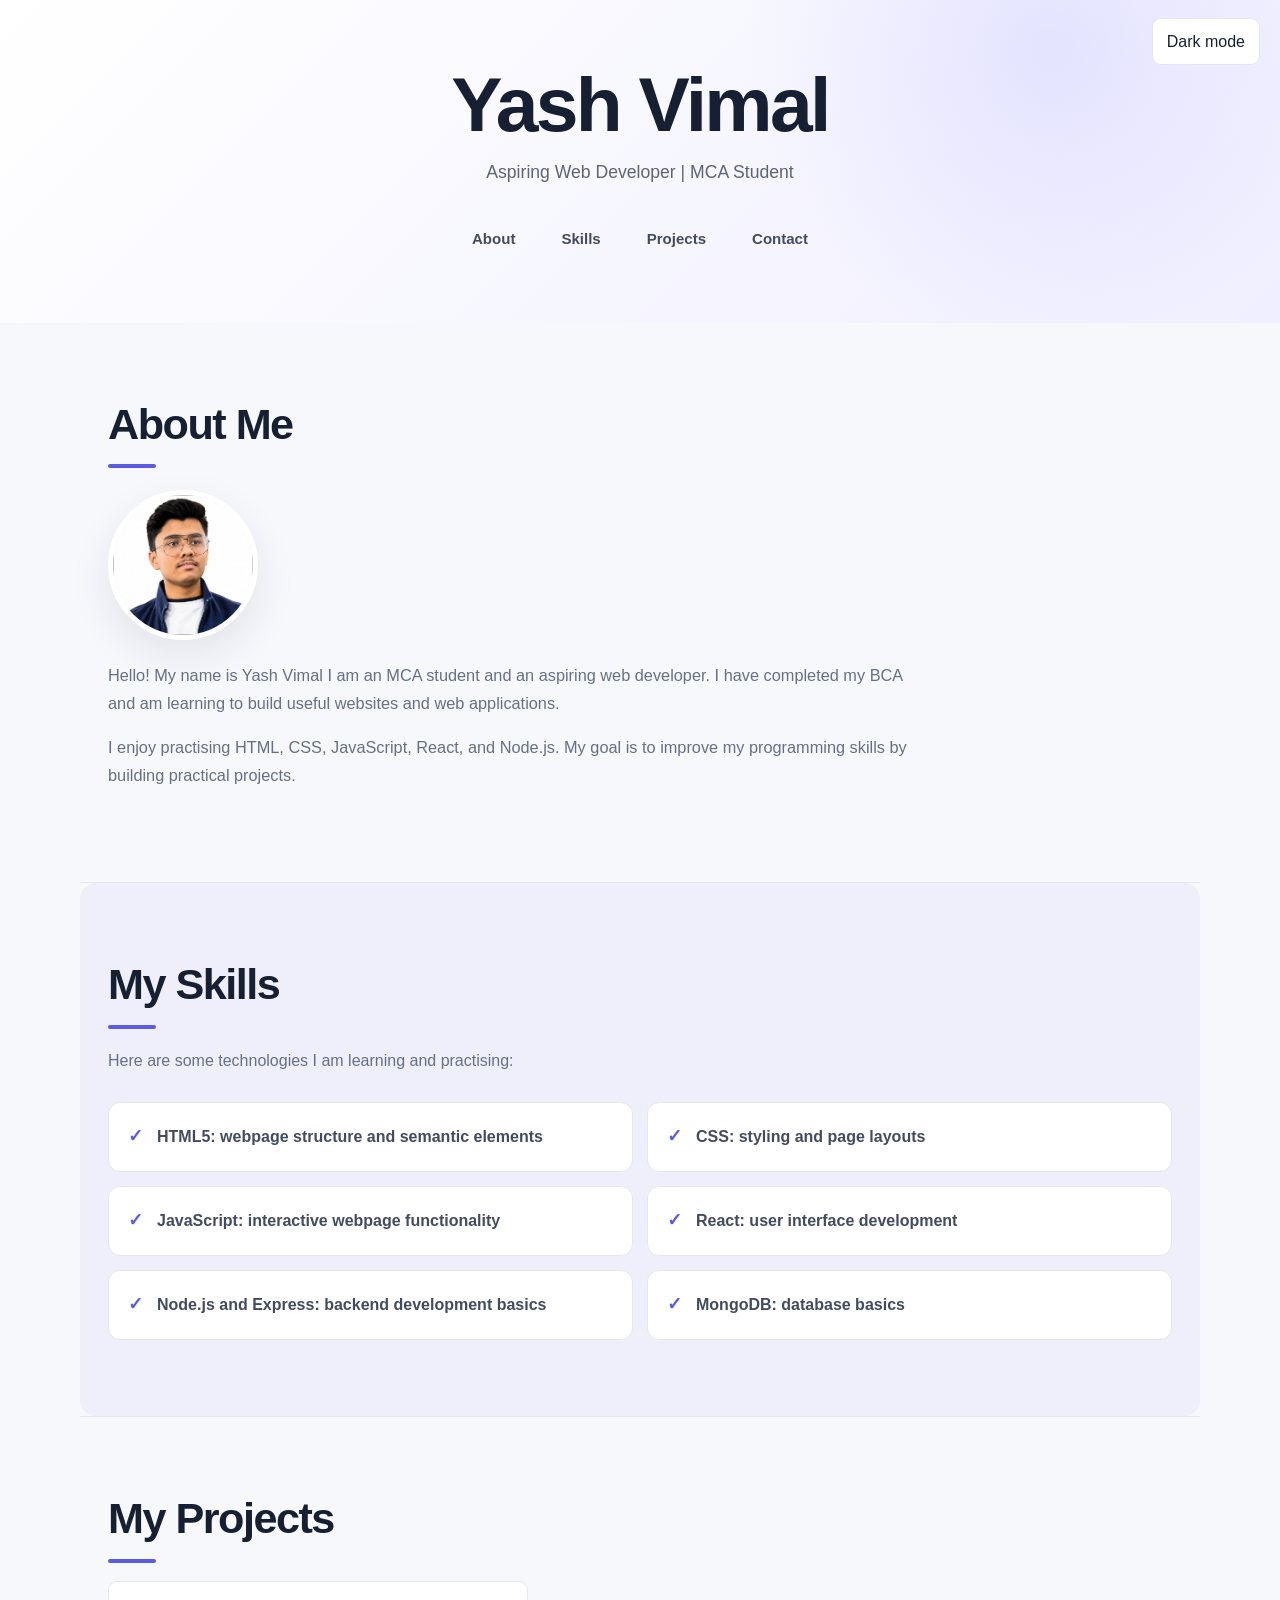
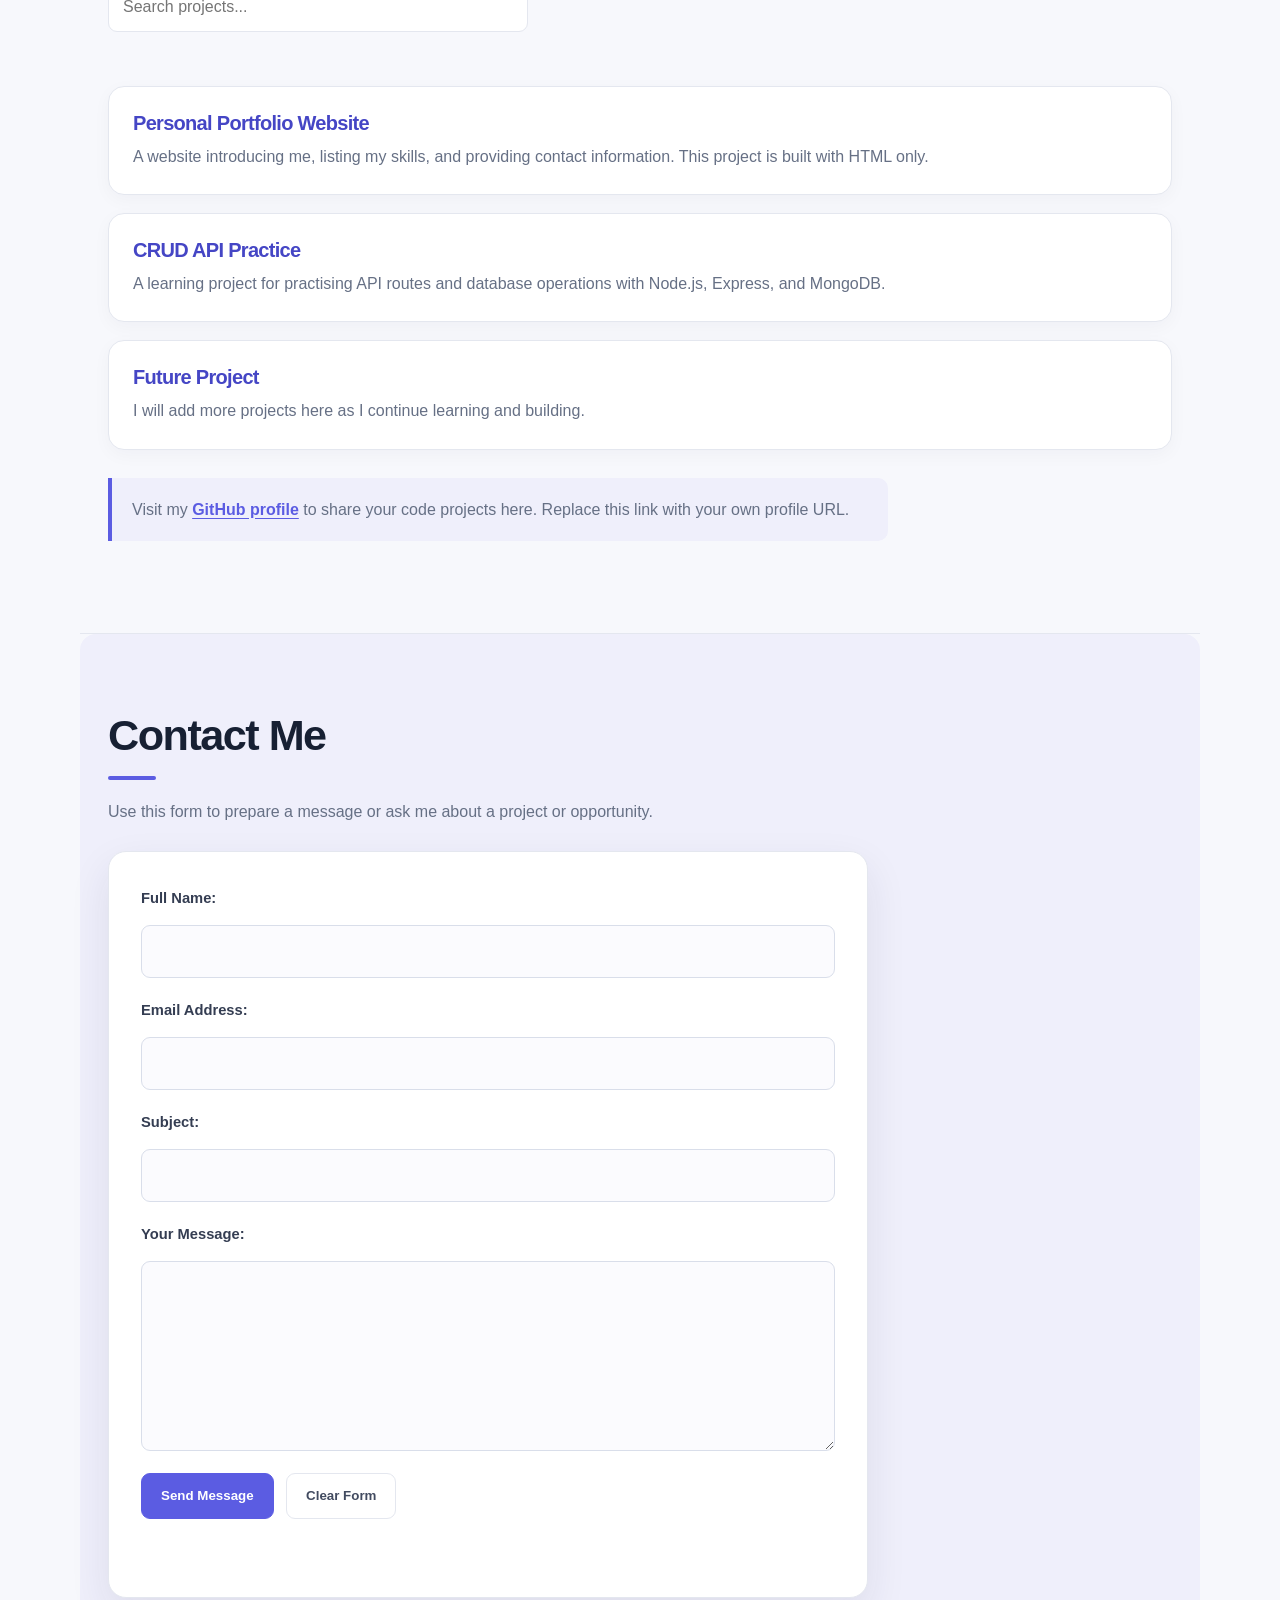
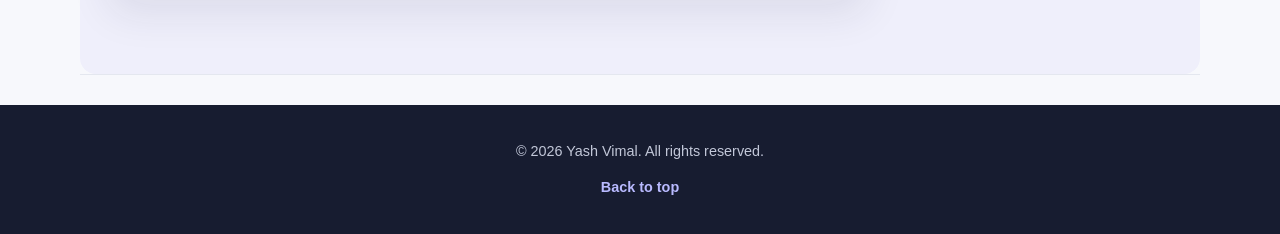
<file: Week3_JavaScript/index.html>
<!DOCTYPE html>
<html lang="en">
<head>
  <meta charset="UTF-8">
  <meta name="viewport" content="width=device-width, initial-scale=1.0">
  <meta name="description" content="Personal portfolio website with information, skills, projects, and contact details.">
  <title>Yash Vimal | Personal Portfolio</title>
  <link rel="stylesheet" href="style.css">
</head>
<body>
  <header id="home">
    <h1>Yash Vimal</h1>
    <p>Aspiring Web Developer | MCA Student</p>

    <nav aria-label="Main navigation">
      <ul>
        <li><a href="#about">About</a></li>
        <li><a href="#skills">Skills</a></li>
        <li><a href="#projects">Projects</a></li>
        <li><a href="#contact">Contact</a></li>
      </ul>
    </nav>
    <hr>
  </header>

  <main>
    <section id="about">
      <h2>About Me</h2>

        <img src="images/yash.jpeg" alt="" width="150" height="150">

      <p>Hello! My name is Yash Vimal I am an MCA student and an aspiring web developer. I have completed my BCA and am learning to build useful websites and web applications.</p>
      <p>I enjoy practising HTML, CSS, JavaScript, React, and Node.js. My goal is to improve my programming skills by building practical projects.</p>
    </section>

    <hr>

    <section id="skills">
      <h2>My Skills</h2>
      <p>Here are some technologies I am learning and practising:</p>
      <ul>
        <li>HTML5: webpage structure and semantic elements</li>
        <li>CSS: styling and page layouts</li>
        <li>JavaScript: interactive webpage functionality</li>
        <li>React: user interface development</li>
        <li>Node.js and Express: backend development basics</li>
        <li>MongoDB: database basics</li>
      </ul>
    </section>

    <hr>

    <section id="projects">
      <h2>My Projects</h2>

      <article>
        <h3>Personal Portfolio Website</h3>
        <p>A website introducing me, listing my skills, and providing contact information. This project is built with HTML only.</p>
      </article>

      <article>
        <h3>CRUD API Practice</h3>
        <p>A learning project for practising API routes and database operations with Node.js, Express, and MongoDB.</p>
      </article>

      <article>
        <h3>Future Project</h3>
        <p>I will add more projects here as I continue learning and building.</p>
      </article>

      <p>Visit my <a href="https://github.com/" target="_blank" rel="noopener noreferrer">GitHub profile</a> to share your code projects here. Replace this link with your own profile URL.</p>
    </section>

    <hr>

    <section id="contact">
      <h2>Contact Me</h2>
      <p>Use this form to prepare a message or ask me about a project or opportunity.</p>

      <form action="mailto:your.email@example.com" method="post" enctype="text/plain">
        <p>
          <label for="name">Full Name:</label><br>
          <input type="text" id="name" name="name" minlength="2" required>
        </p>

        <p>
          <label for="email">Email Address:</label><br>
          <input type="email" id="email" name="email" required>
        </p>

        <p>
          <label for="subject">Subject:</label><br>
          <input type="text" id="subject" name="subject" required>
        </p>

        <p>
          <label for="message">Your Message:</label><br>
          <textarea id="message" name="message" rows="6" cols="35" minlength="10" required></textarea>
        </p>

        <button type="submit">Send Message</button>
        <button type="reset">Clear Form</button>
      </form>
    </section>
  </main>

  <hr>

  <footer>
    <p>&copy; 2026 Yash Vimal. All rights reserved.</p>
    <p><a href="#home">Back to top</a></p>
  </footer>

  <script src="script.js"></script>
</body>
</html>
</file>
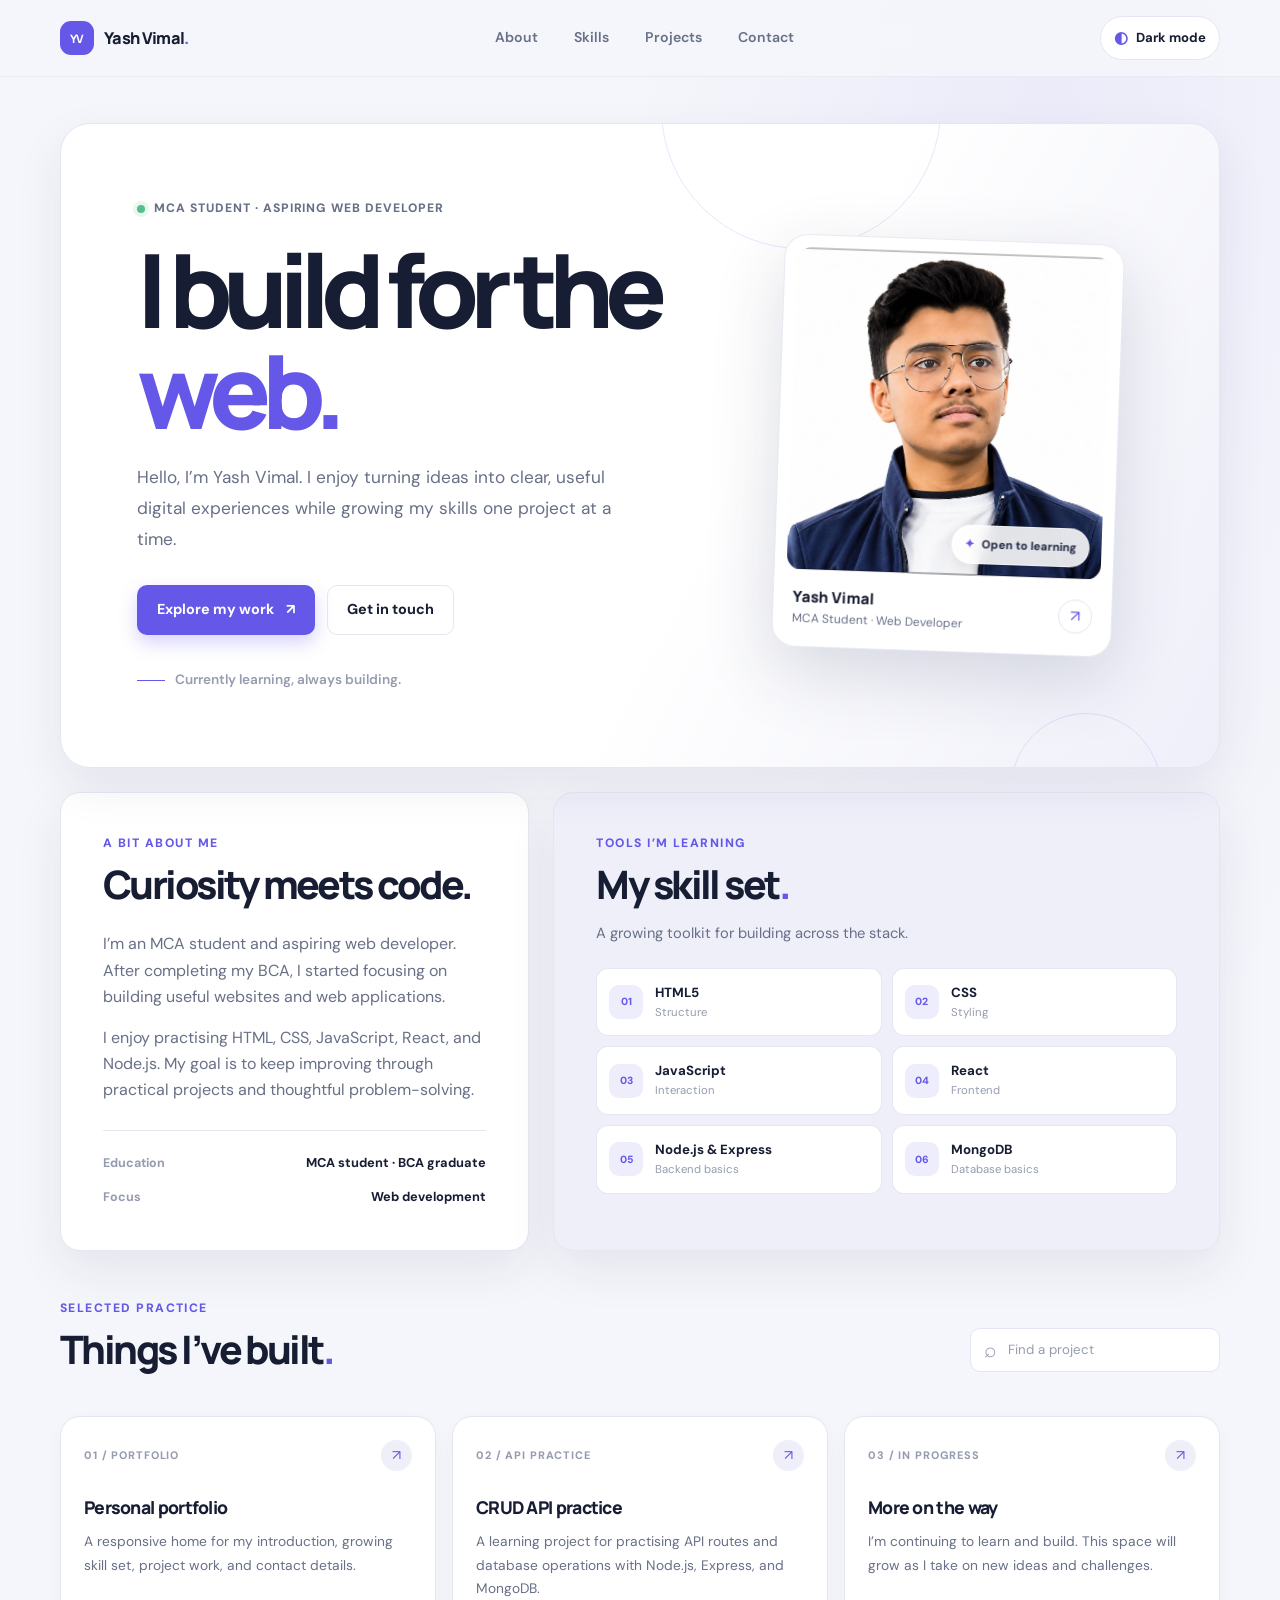
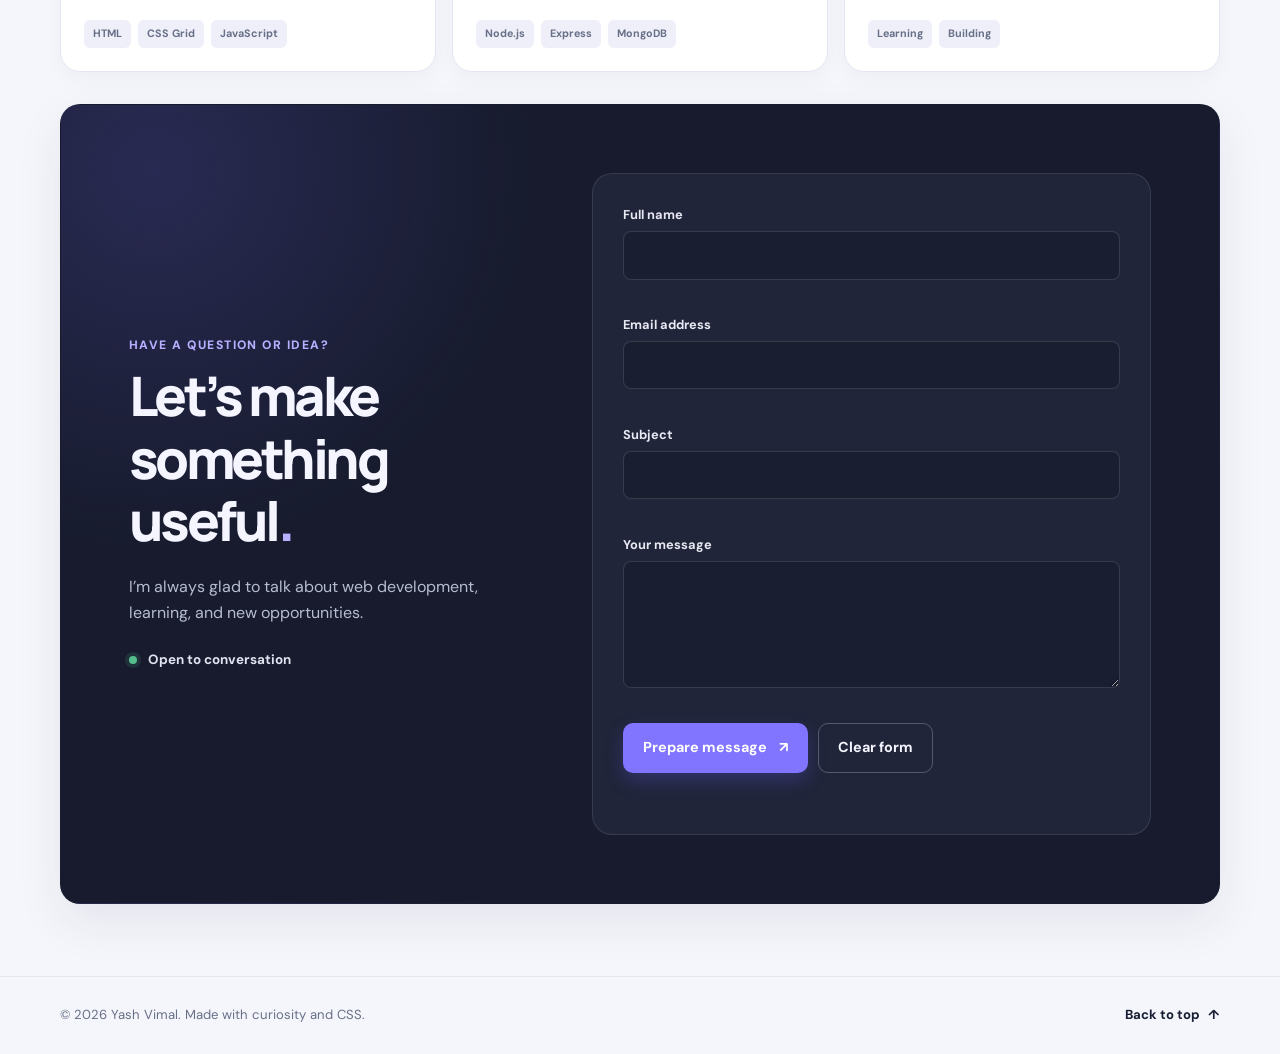
<file: Week5_modern_css_layout/index.html>
<!DOCTYPE html>
<html lang="en">
<head>
  <meta charset="UTF-8">
  <meta name="viewport" content="width=device-width, initial-scale=1.0">
  <meta name="description" content="Yash Vimal is an MCA student and aspiring web developer building thoughtful web experiences.">
  <meta name="theme-color" content="#f5f6fb">
  <title>Yash Vimal | Web Developer Portfolio</title>
  <link rel="preconnect" href="https://fonts.googleapis.com">
  <link rel="preconnect" href="https://fonts.gstatic.com" crossorigin>
  <link href="https://fonts.googleapis.com/css2?family=DM+Sans:wght@400;500;600;700&family=Manrope:wght@500;600;700;800&display=swap" rel="stylesheet">
  <link rel="stylesheet" href="css/main.css">
  <link rel="stylesheet" href="css/layout.css">
  <link rel="stylesheet" href="css/animations.css">
</head>
<body>
  <a class="skip-link" href="#main-content">Skip to content</a>

  <header class="site-header" id="home">
    <div class="site-header__inner">
      <a class="site-header__brand" href="#home" aria-label="Yash Vimal, home">
        <span class="site-header__brand-mark" aria-hidden="true">YV</span>
        <span>Yash Vimal<span class="site-header__brand-period">.</span></span>
      </a>

      <nav class="site-nav" aria-label="Main navigation">
        <a class="site-nav__link" href="#about">About</a>
        <a class="site-nav__link" href="#skills">Skills</a>
        <a class="site-nav__link" href="#projects">Projects</a>
        <a class="site-nav__link" href="#contact">Contact</a>
      </nav>

      <button class="theme-toggle" type="button" data-theme-toggle aria-pressed="false">
        <span class="theme-toggle__icon" aria-hidden="true">◐</span>
        <span data-theme-label>Dark mode</span>
      </button>
    </div>
  </header>

  <main class="portfolio" id="main-content">
    <div class="portfolio__grid">
      <section class="hero" aria-labelledby="hero-title">
        <div class="hero__content">
          <p class="eyebrow"><span class="eyebrow__dot" aria-hidden="true"></span> MCA student · Aspiring web developer</p>
          <h1 class="hero__title" id="hero-title">I build for the <span class="text-accent">web.</span></h1>
          <p class="hero__intro">Hello, I’m Yash Vimal. I enjoy turning ideas into clear, useful digital experiences while growing my skills one project at a time.</p>
          <div class="hero__actions">
            <a class="button button--primary" href="#projects">Explore my work <span aria-hidden="true">↗</span></a>
            <a class="button button--quiet" href="#contact">Get in touch</a>
          </div>
          <div class="hero__note">
            <span class="hero__note-line" aria-hidden="true"></span>
            <span>Currently learning, always building.</span>
          </div>
        </div>
        <aside class="hero-card" aria-label="A little about Yash">
          <div class="hero-card__image-wrap">
            <img class="hero-card__image" src="images/yash.jpeg" alt="Portrait of Yash Vimal" width="600" height="600">
            <span class="hero-card__badge"><span aria-hidden="true">✦</span> Open to learning</span>
          </div>
          <div class="hero-card__caption">
            <div>
              <p class="hero-card__name">Yash Vimal</p>
              <p class="hero-card__role">MCA Student · Web Developer</p>
            </div>
            <span class="hero-card__arrow" aria-hidden="true">↗</span>
          </div>
        </aside>
        <span class="hero__decoration hero__decoration--one" aria-hidden="true"></span>
        <span class="hero__decoration hero__decoration--two" aria-hidden="true"></span>
      </section>

      <section class="about panel" id="about" aria-labelledby="about-title">
        <div class="section-heading">
          <p class="section-heading__eyebrow">A bit about me</p>
          <h2 class="section-heading__title" id="about-title">Curiosity meets code.</h2>
        </div>
        <div class="about__copy">
          <p>I’m an MCA student and aspiring web developer. After completing my BCA, I started focusing on building useful websites and web applications.</p>
          <p>I enjoy practising HTML, CSS, JavaScript, React, and Node.js. My goal is to keep improving through practical projects and thoughtful problem-solving.</p>
        </div>
        <div class="about__details">
          <div class="about__detail">
            <span class="about__detail-label">Education</span>
            <span class="about__detail-value">MCA student · BCA graduate</span>
          </div>
          <div class="about__detail">
            <span class="about__detail-label">Focus</span>
            <span class="about__detail-value">Web development</span>
          </div>
        </div>
      </section>

      <section class="skills panel panel--tinted" id="skills" aria-labelledby="skills-title">
        <div class="section-heading">
          <p class="section-heading__eyebrow">Tools I’m learning</p>
          <h2 class="section-heading__title" id="skills-title">My skill set<span class="text-accent">.</span></h2>
        </div>
        <p class="skills__intro">A growing toolkit for building across the stack.</p>
        <ul class="skills__list">
          <li class="skill"><span class="skill__icon" aria-hidden="true">01</span><span class="skill__name">HTML5</span><span class="skill__type">Structure</span></li>
          <li class="skill"><span class="skill__icon" aria-hidden="true">02</span><span class="skill__name">CSS</span><span class="skill__type">Styling</span></li>
          <li class="skill"><span class="skill__icon" aria-hidden="true">03</span><span class="skill__name">JavaScript</span><span class="skill__type">Interaction</span></li>
          <li class="skill"><span class="skill__icon" aria-hidden="true">04</span><span class="skill__name">React</span><span class="skill__type">Frontend</span></li>
          <li class="skill"><span class="skill__icon" aria-hidden="true">05</span><span class="skill__name">Node.js &amp; Express</span><span class="skill__type">Backend basics</span></li>
          <li class="skill"><span class="skill__icon" aria-hidden="true">06</span><span class="skill__name">MongoDB</span><span class="skill__type">Database basics</span></li>
        </ul>
      </section>

      <section class="projects" id="projects" aria-labelledby="projects-title">
        <div class="projects__top">
          <div class="section-heading">
            <p class="section-heading__eyebrow">Selected practice</p>
            <h2 class="section-heading__title" id="projects-title">Things I’ve built<span class="text-accent">.</span></h2>
          </div>
          <label class="project-search">
            <span class="project-search__icon" aria-hidden="true">⌕</span>
            <span class="visually-hidden">Search projects</span>
            <input class="project-search__input" type="search" data-project-search placeholder="Find a project" autocomplete="off">
          </label>
        </div>
        <p class="projects__status" data-project-status aria-live="polite"></p>
        <div class="projects__grid">
          <article class="project-card">
            <div class="project-card__topline">
              <span class="project-card__number">01 / PORTFOLIO</span>
              <span class="project-card__icon" aria-hidden="true">↗</span>
            </div>
            <h3 class="project-card__title">Personal portfolio</h3>
            <p class="project-card__description">A responsive home for my introduction, growing skill set, project work, and contact details.</p>
            <ul class="project-card__tags" aria-label="Technologies used">
              <li>HTML</li><li>CSS Grid</li><li>JavaScript</li>
            </ul>
          </article>
          <article class="project-card">
            <div class="project-card__topline">
              <span class="project-card__number">02 / API PRACTICE</span>
              <span class="project-card__icon" aria-hidden="true">↗</span>
            </div>
            <h3 class="project-card__title">CRUD API practice</h3>
            <p class="project-card__description">A learning project for practising API routes and database operations with Node.js, Express, and MongoDB.</p>
            <ul class="project-card__tags" aria-label="Technologies used">
              <li>Node.js</li><li>Express</li><li>MongoDB</li>
            </ul>
          </article>
          <article class="project-card">
            <div class="project-card__topline">
              <span class="project-card__number">03 / IN PROGRESS</span>
              <span class="project-card__icon" aria-hidden="true">↗</span>
            </div>
            <h3 class="project-card__title">More on the way</h3>
            <p class="project-card__description">I’m continuing to learn and build. This space will grow as I take on new ideas and challenges.</p>
            <ul class="project-card__tags" aria-label="Areas of interest">
              <li>Learning</li><li>Building</li>
            </ul>
          </article>
        </div>
        <p class="projects__empty" data-project-empty hidden>No projects match that search. Try another keyword.</p>
      </section>

      <section class="contact panel panel--dark" id="contact" aria-labelledby="contact-title">
        <div class="contact__intro">
          <p class="section-heading__eyebrow">Have a question or idea?</p>
          <h2 class="section-heading__title" id="contact-title">Let’s make something useful<span class="text-accent">.</span></h2>
          <p class="contact__copy">I’m always glad to talk about web development, learning, and new opportunities.</p>
          <p class="contact__availability"><span class="contact__availability-dot" aria-hidden="true"></span> Open to conversation</p>
        </div>
        <form class="contact-form" action="mailto:your.email@example.com" method="post" enctype="text/plain" data-contact-form>
          <div class="contact-form__field">
            <label class="contact-form__label" for="name">Full name</label>
            <input class="contact-form__input" type="text" id="name" name="name" minlength="2" autocomplete="name" required>
            <span class="contact-form__error" id="name-error"></span>
          </div>
          <div class="contact-form__field">
            <label class="contact-form__label" for="email">Email address</label>
            <input class="contact-form__input" type="email" id="email" name="email" autocomplete="email" required>
            <span class="contact-form__error" id="email-error"></span>
          </div>
          <div class="contact-form__field">
            <label class="contact-form__label" for="subject">Subject</label>
            <input class="contact-form__input" type="text" id="subject" name="subject" required>
            <span class="contact-form__error" id="subject-error"></span>
          </div>
          <div class="contact-form__field">
            <label class="contact-form__label" for="message">Your message</label>
            <textarea class="contact-form__input contact-form__input--textarea" id="message" name="message" rows="4" minlength="10" required></textarea>
            <span class="contact-form__error" id="message-error"></span>
          </div>
          <div class="contact-form__actions">
            <button class="button button--primary" type="submit">Prepare message <span aria-hidden="true">↗</span></button>
            <button class="button button--outline" type="reset">Clear form</button>
          </div>
          <p class="contact-form__status" data-form-status aria-live="polite"></p>
        </form>
      </section>
    </div>
  </main>

  <footer class="site-footer">
    <p class="site-footer__copyright">&copy; 2026 Yash Vimal. Made with curiosity and CSS.</p>
    <a class="site-footer__top" href="#home">Back to top <span aria-hidden="true">↑</span></a>
  </footer>

  <script src="js/theme-switcher.js" defer></script>
</body>
</html>
</file>
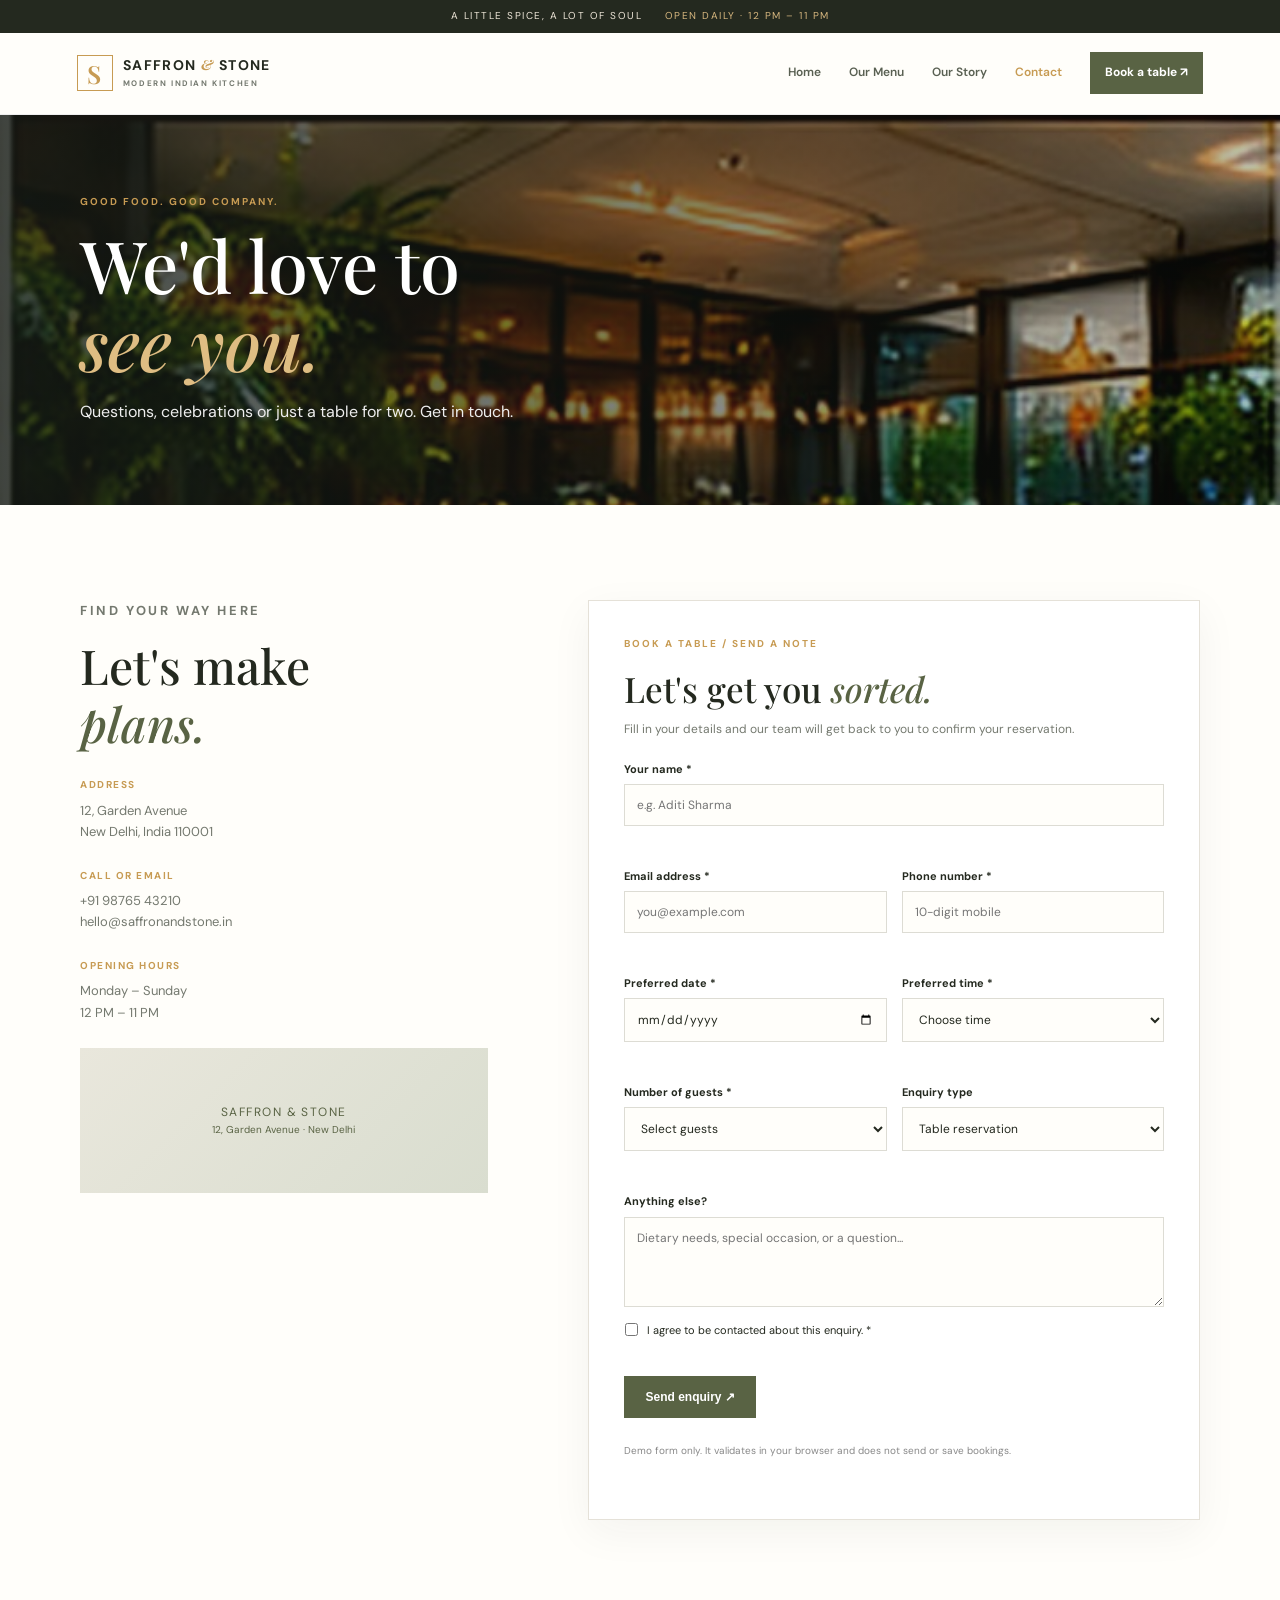
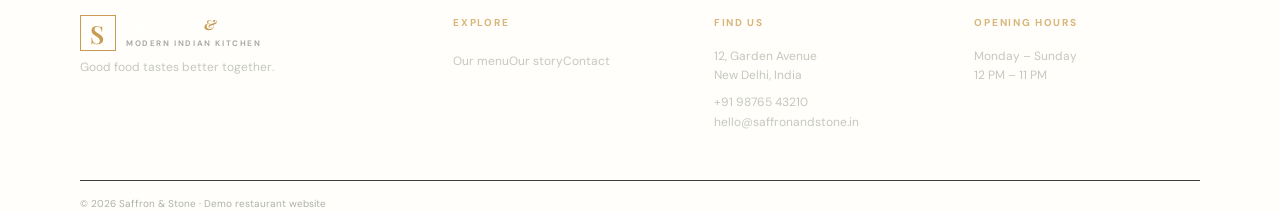
<file: Week4-restaurant-website/contact.html>
<!doctype html>
<html lang="en">
  <head>
    <meta charset="UTF-8">
    <meta name="viewport" content="width=device-width, initial-scale=1">
    <meta name="description" content="Contact Saffron & Stone or request a table reservation.">
    <title>Contact & Booking | Saffron & Stone</title>
    <link rel="preconnect" href="https://fonts.googleapis.com">
    <link rel="preconnect" href="https://fonts.gstatic.com" crossorigin>
    <link href="https://fonts.googleapis.com/css2?family=DM+Sans:wght@400;500;600;700&family=Playfair+Display:wght@500;600;700&display=swap" rel="stylesheet">
    <link rel="stylesheet" href="css/style.css">
    <script src="js/main.js" defer></script>
  </head>
  <body>
    <div class="topline">A LITTLE SPICE, A LOT OF SOUL <span>OPEN DAILY · 12 PM – 11 PM</span></div>
    <header class="header">
      <a class="logo" href="index.html"><b>S</b><span>SAFFRON <i>&</i> STONE<small>MODERN INDIAN KITCHEN</small></span></a><button class="toggle" aria-label="Toggle menu">☰</button>
      <nav><a class="" href="index.html">Home</a><a class="" href="menu.html">Our Menu</a><a class="" href="about.html">Our Story</a><a class="active" href="contact.html">Contact</a><a class="button small" href="contact.html#booking">Book a table ↗</a></nav>
    </header>
    <section class="pagehero contacthero">
      <div class="wrap">
        <p class="eyebrow">GOOD FOOD. GOOD COMPANY.</p>
        <h1>We'd love to<br><em>see you.</em></h1>
        <p>Questions, celebrations or just a table for two. Get in touch.</p>
      </div>
    </section>
    <main class="wrap contactgrid section">
      <aside>
        <p class="eyebrow">FIND YOUR WAY HERE</p>
        <h2>Let's make<br><em>plans.</em></h2>
        <h4>ADDRESS</h4>
        <p>12, Garden Avenue<br>New Delhi, India 110001</p>
        <h4>CALL OR EMAIL</h4>
        <p><a href="tel:+919876543210">+91 98765 43210</a><br><a href="mailto:hello@saffronandstone.in">hello@saffronandstone.in</a></p>
        <h4>OPENING HOURS</h4>
        <p>Monday – Sunday<br>12 PM – 11 PM</p>
        <div class="mapbox">SAFFRON & STONE<br><small>12, Garden Avenue · New Delhi</small></div>
      </aside>
      <section class="formcard" id="booking">
        <p class="eyebrow">BOOK A TABLE / SEND A NOTE</p>
        <h2>Let's get you <em>sorted.</em></h2>
        <p>Fill in your details and our team will get back to you to confirm your reservation.</p>
        <form id="booking-form" novalidate>
          <label>Your name *<input name="name" id="name" required minlength="2" placeholder="e.g. Aditi Sharma"><small class="error"></small></label>
          <div class="twocol">
            <label>Email address *<input name="email" id="email" type="email" required placeholder="you@example.com"><small class="error"></small></label>
            <label>Phone number *<input name="phone" id="phone" type="tel" required placeholder="10-digit mobile"><small class="error"></small></label>
          </div>
          <div class="twocol">
            <label>Preferred date *<input name="date" id="date" type="date" required><small class="error"></small></label>
            <label>Preferred time *<select name="time" id="time" required><option value="">Choose time</option><option>12:00 PM</option><option>1:00 PM</option><option>2:00 PM</option><option>7:00 PM</option><option>8:00 PM</option><option>9:00 PM</option><option>10:00 PM</option></select><small class="error"></small></label>
          </div>
          <div class="twocol">
            <label>Number of guests *<select name="guests" id="guests" required><option value="">Select guests</option><option>1</option><option>2</option><option>3</option><option>4</option><option>5</option><option>6</option><option>7+</option></select><small class="error"></small></label>
            <label>Enquiry type<select name="reason"><option>Table reservation</option><option>Private event</option><option>General enquiry</option></select></label>
          </div>
          <label>Anything else?<textarea name="message" rows="4" placeholder="Dietary needs, special occasion, or a question..."></textarea></label>
          <label class="consent"><input type="checkbox" id="consent"> I agree to be contacted about this enquiry. *</label>
          <small class="error consenterror"></small><button class="button" type="submit">Send enquiry ↗</button>
          <p class="status" role="status" aria-live="polite"></p>
          <p class="fineprint">Demo form only. It validates in your browser and does not send or save bookings.</p>
        </form>
      </section>
    </main>
    <footer>
      <div class="wrap foot">
        <div>
          <a class="logo footlogo" href="index.html"><b>S</b><span>SAFFRON <i>&</i> STONE<small>MODERN INDIAN KITCHEN</small></span></a>
          <p>Good food tastes better together.</p>
        </div>
        <div>
          <h4>EXPLORE</h4>
          <a href="menu.html">Our menu</a><a href="about.html">Our story</a><a href="contact.html">Contact</a>
        </div>
        <div>
          <h4>FIND US</h4>
          <p>12, Garden Avenue<br>New Delhi, India</p>
          <p>+91 98765 43210<br>hello@saffronandstone.in</p>
        </div>
        <div>
          <h4>OPENING HOURS</h4>
          <p>Monday – Sunday<br>12 PM – 11 PM</p>
        </div>
      </div>
      <div class="wrap copyright">© <span id="year"></span> Saffron & Stone · Demo restaurant website</div>
    </footer>
  </body>
</html>
</file>
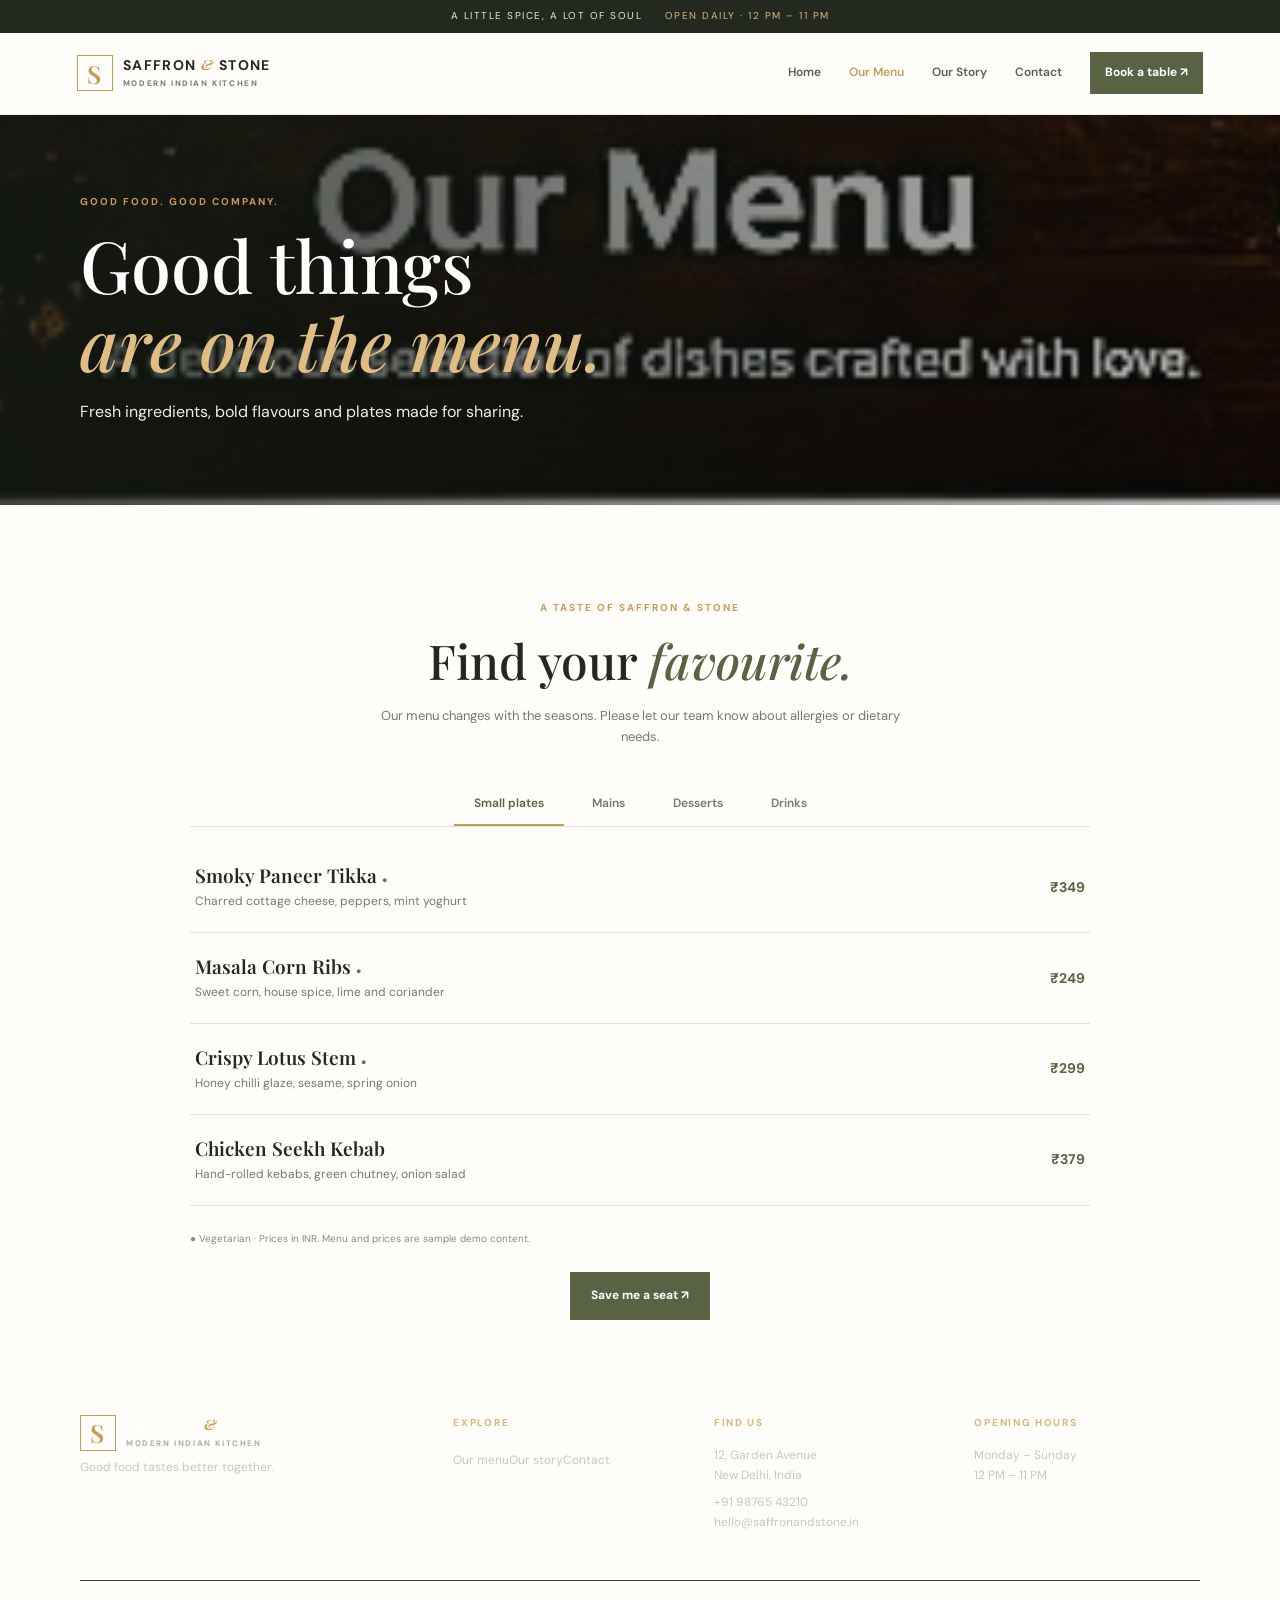
<file: Week4-restaurant-website/menu.html>
<!doctype html>
<html lang="en">
  <head>
    <meta charset="UTF-8">
    <meta name="viewport" content="width=device-width, initial-scale=1">
    <meta name="description" content="Explore the Saffron & Stone food and drinks menu.">
    <title>Our Menu | Saffron & Stone</title>
    <link rel="preconnect" href="https://fonts.googleapis.com">
    <link rel="preconnect" href="https://fonts.gstatic.com" crossorigin>
    <link href="https://fonts.googleapis.com/css2?family=DM+Sans:wght@400;500;600;700&family=Playfair+Display:wght@500;600;700&display=swap" rel="stylesheet">
    <link rel="stylesheet" href="css/style.css">
    <script src="js/main.js" defer></script>
  </head>
  <body>
    <div class="topline">A LITTLE SPICE, A LOT OF SOUL <span>OPEN DAILY · 12 PM – 11 PM</span></div>
    <header class="header">
      <a class="logo" href="index.html"><b>S</b><span>SAFFRON <i>&</i> STONE<small>MODERN INDIAN KITCHEN</small></span></a><button class="toggle" aria-label="Toggle menu">☰</button>
      <nav><a class="" href="index.html">Home</a><a class="active" href="menu.html">Our Menu</a><a class="" href="about.html">Our Story</a><a class="" href="contact.html">Contact</a><a class="button small" href="contact.html#booking">Book a table ↗</a></nav>
    </header>
    <section class="pagehero menuhero">
      <div class="wrap">
        <p class="eyebrow">GOOD FOOD. GOOD COMPANY.</p>
        <h1>Good things<br><em>are on the menu.</em></h1>
        <p>Fresh ingredients, bold flavours and plates made for sharing.</p>
      </div>
    </section>
    <main class="wrap section menupage">
      <div class="center">
        <p class="eyebrow">A TASTE OF SAFFRON & STONE</p>
        <h2>Find your <em>favourite.</em></h2>
        <p>Our menu changes with the seasons. Please let our team know about allergies or dietary needs.</p>
      </div>
      <div class="tabs"><button class="active" data-tab="starters">Small plates</button><button data-tab="mains">Mains</button><button data-tab="desserts">Desserts</button><button data-tab="drinks">Drinks</button></div>
      <div class="menuitems" data-menu="starters">
        <article>
          <div>
            <h3>Smoky Paneer Tikka <i>●</i></h3>
            <p>Charred cottage cheese, peppers, mint yoghurt</p>
          </div>
          <b>₹349</b>
        </article>
        <article>
          <div>
            <h3>Masala Corn Ribs <i>●</i></h3>
            <p>Sweet corn, house spice, lime and coriander</p>
          </div>
          <b>₹249</b>
        </article>
        <article>
          <div>
            <h3>Crispy Lotus Stem <i>●</i></h3>
            <p>Honey chilli glaze, sesame, spring onion</p>
          </div>
          <b>₹299</b>
        </article>
        <article>
          <div>
            <h3>Chicken Seekh Kebab</h3>
            <p>Hand-rolled kebabs, green chutney, onion salad</p>
          </div>
          <b>₹379</b>
        </article>
      </div>
      <div class="menuitems hidden" data-menu="mains">
        <article>
          <div>
            <h3>Stone Pot Biryani <i>●</i></h3>
            <p>Fragrant basmati, seasonal vegetables, raita</p>
          </div>
          <b>₹429</b>
        </article>
        <article>
          <div>
            <h3>Butter Chicken</h3>
            <p>Tandoor chicken, tomato makhani, cream, naan</p>
          </div>
          <b>₹489</b>
        </article>
        <article>
          <div>
            <h3>Dal Saffron <i>●</i></h3>
            <p>Slow-cooked black lentils, smoked butter</p>
          </div>
          <b>₹369</b>
        </article>
      </div>
      <div class="menuitems hidden" data-menu="desserts">
        <article>
          <div>
            <h3>Rose & Pistachio Kulfi <i>●</i></h3>
            <p>Slow-set kulfi, rose, toasted pistachio</p>
          </div>
          <b>₹189</b>
        </article>
        <article>
          <div>
            <h3>Warm Gulab Jamun <i>●</i></h3>
            <p>Cardamom syrup, vanilla ice cream</p>
          </div>
          <b>₹199</b>
        </article>
      </div>
      <div class="menuitems hidden" data-menu="drinks">
        <article>
          <div>
            <h3>House Nimbu Soda <i>●</i></h3>
            <p>Fresh lime, mint, sparkling soda</p>
          </div>
          <b>₹129</b>
        </article>
        <article>
          <div>
            <h3>Mango & Chilli Cooler <i>●</i></h3>
            <p>Seasonal mango, lime, a hint of chilli</p>
          </div>
          <b>₹169</b>
        </article>
        <article>
          <div>
            <h3>Masala Chai <i>●</i></h3>
            <p>House tea blend, ginger, cardamom</p>
          </div>
          <b>₹99</b>
        </article>
      </div>
      <p class="fineprint">● Vegetarian · Prices in INR. Menu and prices are sample demo content.</p>
      <div class="center"><a class="button" href="contact.html#booking">Save me a seat ↗</a></div>
    </main>
    <footer>
      <div class="wrap foot">
        <div>
          <a class="logo footlogo" href="index.html"><b>S</b><span>SAFFRON <i>&</i> STONE<small>MODERN INDIAN KITCHEN</small></span></a>
          <p>Good food tastes better together.</p>
        </div>
        <div>
          <h4>EXPLORE</h4>
          <a href="menu.html">Our menu</a><a href="about.html">Our story</a><a href="contact.html">Contact</a>
        </div>
        <div>
          <h4>FIND US</h4>
          <p>12, Garden Avenue<br>New Delhi, India</p>
          <p>+91 98765 43210<br>hello@saffronandstone.in</p>
        </div>
        <div>
          <h4>OPENING HOURS</h4>
          <p>Monday – Sunday<br>12 PM – 11 PM</p>
        </div>
      </div>
      <div class="wrap copyright">© <span id="year"></span> Saffron & Stone · Demo restaurant website</div>
    </footer>
  </body>
</html>
</file>
<file: Week3_JavaScript/style.css>
/* =========================================
   Yash Vimal | Personal Portfolio
   Styles for the existing HTML structure
   ========================================= */

/* 1. Theme and global styles */
:root {
  --page-bg: #f7f8fc;
  --surface: #ffffff;
  --text: #172033;
  --muted: #667085;
  --primary: #5b5ce2;
  --primary-hover: #4546c5;
  --border: #e4e7ef;
  --soft-lavender: #efeffb;
  --dark-surface: #171c30;
  --dark-card: #222943;
  --radius: 16px;
  --shadow: 0 16px 42px rgba(28, 35, 68, 0.09);
}

* {
  box-sizing: border-box;
}

html {
  scroll-behavior: smooth;
  scroll-padding-top: 90px;
}

body {
  max-width: 100%;
  margin: 0;
  background: var(--page-bg);
  color: var(--text);
  font-family: "Segoe UI", Arial, sans-serif;
  font-size: 16px;
  line-height: 1.7;
  -webkit-font-smoothing: antialiased;
}

h1,
h2,
h3 {
  margin-top: 0;
  color: var(--text);
  font-family: "Trebuchet MS", "Segoe UI", sans-serif;
  line-height: 1.2;
  letter-spacing: -0.035em;
}

h1 {
  margin-bottom: 12px;
  font-size: clamp(2.6rem, 6vw, 4.8rem);
  font-weight: 800;
}

h2 {
  margin-bottom: 18px;
  font-size: clamp(1.9rem, 4vw, 2.7rem);
}

h3 {
  margin-bottom: 10px;
  font-size: 1.25rem;
}

p {
  margin-top: 0;
  color: var(--muted);
}

a {
  color: var(--primary);
  text-decoration: none;
  transition: color 180ms ease, background-color 180ms ease,
    border-color 180ms ease, transform 180ms ease;
}

a:hover {
  color: var(--primary-hover);
}

a:focus-visible,
button:focus-visible,
input:focus-visible,
textarea:focus-visible {
  outline: 3px solid rgba(91, 92, 226, 0.35);
  outline-offset: 3px;
}

hr {
  width: min(1120px, calc(100% - 48px));
  height: 1px;
  margin: 0 auto;
  border: 0;
  background: var(--border);
}

/* 2. Header and navigation */
header#home {
  position: relative;
  overflow: hidden;
  padding: 58px 24px 30px;
  background:
    radial-gradient(circle at 82% 15%, rgba(174, 174, 255, 0.24), transparent 28%),
    linear-gradient(135deg, #ffffff 0%, #f0efff 100%);
  text-align: center;
}

header#home h1 {
  margin-bottom: 8px;
}

header#home > p {
  margin-bottom: 28px;
  color: #5c6478;
  font-size: 1.1rem;
}

nav[aria-label="Main navigation"] ul {
  display: flex;
  flex-wrap: wrap;
  justify-content: center;
  gap: 10px;
  margin: 0;
  padding: 0;
  list-style: none;
}

nav[aria-label="Main navigation"] a {
  display: inline-block;
  padding: 9px 17px;
  border: 1px solid transparent;
  border-radius: 999px;
  color: #424b60;
  font-size: 0.94rem;
  font-weight: 700;
}

nav[aria-label="Main navigation"] a:hover {
  transform: translateY(-2px);
  border-color: #d7d6fb;
  background: #ffffff;
  color: var(--primary);
  box-shadow: 0 6px 18px rgba(28, 35, 68, 0.07);
}

header#home hr {
  margin-top: 30px;
  background: transparent;
}

/* 3. Main content and sections */
main {
  width: min(1120px, calc(100% - 48px));
  margin: 0 auto;
}

main > section {
  padding: 76px clamp(0px, 3vw, 28px);
  scroll-margin-top: 24px;
}

main > hr {
  width: 100%;
}

main > section:nth-of-type(even) {
  border-radius: var(--radius);
  background: var(--soft-lavender);
}

main > section > p {
  max-width: 780px;
}

section h2 {
  position: relative;
}

section h2::after {
  width: 48px;
  height: 4px;
  display: block;
  margin-top: 14px;
  border-radius: 4px;
  background: var(--primary);
  content: "";
}

/* 4. About section and profile image */
#about img {
  width: 150px;
  height: 150px;
  display: block;
  margin: 22px 0;
  border: 5px solid #ffffff;
  border-radius: 50%;
  background: #e7e7ff;
  object-fit: cover;
  box-shadow: var(--shadow);
}

#about p {
  max-width: 820px;
  font-size: 1.02rem;
}

/* 5. Skills list */
#skills ul {
  display: grid;
  grid-template-columns: repeat(2, minmax(0, 1fr));
  gap: 14px;
  margin: 28px 0 0;
  padding: 0;
  list-style: none;
}

#skills li {
  position: relative;
  min-height: 70px;
  display: flex;
  align-items: center;
  padding: 18px 20px 18px 48px;
  border: 1px solid var(--border);
  border-radius: 12px;
  background: var(--surface);
  color: #424b60;
  font-weight: 600;
  transition: transform 180ms ease, border-color 180ms ease,
    box-shadow 180ms ease;
}

#skills li::before {
  position: absolute;
  left: 19px;
  color: var(--primary);
  font-size: 1.1rem;
  font-weight: 800;
  content: "✓";
}

#skills li:hover {
  transform: translateY(-3px);
  border-color: #c9c8fa;
  box-shadow: var(--shadow);
}

/* 6. Projects */
#projects article {
  margin: 18px 0;
  padding: 24px;
  border: 1px solid var(--border);
  border-radius: var(--radius);
  background: var(--surface);
  box-shadow: 0 5px 18px rgba(28, 35, 68, 0.035);
  transition: transform 180ms ease, border-color 180ms ease,
    box-shadow 180ms ease;
}

#projects article:hover {
  transform: translateY(-3px);
  border-color: #c9c8fa;
  box-shadow: var(--shadow);
}

#projects article h3 {
  margin-bottom: 8px;
  color: var(--primary-hover);
}

#projects article p {
  margin-bottom: 0;
}

#projects > p:last-child {
  margin-top: 28px;
  padding: 18px 20px;
  border-left: 4px solid var(--primary);
  border-radius: 0 10px 10px 0;
  background: #efeffb;
}

#projects > p a {
  font-weight: 800;
  text-decoration: underline;
  text-underline-offset: 3px;
}

/* 7. Contact form */
#contact form {
  max-width: 760px;
  margin-top: 26px;
  padding: clamp(20px, 4vw, 32px);
  border: 1px solid var(--border);
  border-radius: 18px;
  background: var(--surface);
  box-shadow: var(--shadow);
}

#contact form p {
  margin-bottom: 18px;
}

#contact label {
  display: inline-block;
  margin-bottom: 7px;
  color: #343d52;
  font-size: 0.92rem;
  font-weight: 700;
}

#contact input,
#contact textarea {
  width: 100%;
  display: block;
  margin-top: 7px;
  padding: 12px 14px;
  border: 1px solid #d9deea;
  border-radius: 9px;
  background: #fbfbfe;
  color: var(--text);
  font: inherit;
  transition: border-color 180ms ease, box-shadow 180ms ease,
    background-color 180ms ease;
}

#contact input:focus,
#contact textarea:focus {
  border-color: var(--primary);
  outline: none;
  background: #ffffff;
  box-shadow: 0 0 0 4px rgba(91, 92, 226, 0.1);
}

#contact textarea {
  min-height: 140px;
  resize: vertical;
}

#contact button {
  min-height: 46px;
  margin: 4px 8px 4px 0;
  padding: 11px 19px;
  border: 1px solid var(--primary);
  border-radius: 9px;
  background: var(--primary);
  color: #ffffff;
  font-weight: 700;
  cursor: pointer;
  transition: transform 180ms ease, background-color 180ms ease,
    box-shadow 180ms ease;
}

#contact button:hover {
  transform: translateY(-2px);
  background: var(--primary-hover);
  box-shadow: 0 8px 18px rgba(91, 92, 226, 0.22);
}

#contact button[type="reset"] {
  border-color: var(--border);
  background: #ffffff;
  color: #424b60;
}

#contact button[type="reset"]:hover {
  border-color: #c9c8fa;
  background: var(--soft-lavender);
  box-shadow: none;
}

/* 8. Footer */
footer {
  margin-top: 30px;
  padding: 30px 24px;
  background: #171c30;
  color: #ffffff;
  text-align: center;
}

footer p {
  margin: 4px 0;
  color: #c2c7d8;
  font-size: 0.9rem;
}

footer a {
  display: inline-block;
  margin-top: 8px;
  color: #b9baff;
  font-weight: 700;
}

footer a:hover {
  color: #ffffff;
  transform: translateY(-1px);
}

/* 9. Responsive design */
@media (max-width: 700px) {
  header#home {
    padding: 44px 16px 24px;
  }

  main {
    width: min(100% - 28px, 1120px);
  }

  main > section {
    padding: 54px 6px;
  }

  #skills ul {
    grid-template-columns: 1fr;
  }

  #projects article {
    padding: 20px;
  }

  #contact form {
    padding: 20px;
  }

  hr {
    width: calc(100% - 28px);
  }
}

@media (max-width: 420px) {
  body {
    font-size: 15px;
  }

  header#home h1 {
    font-size: 2.5rem;
  }

  nav[aria-label="Main navigation"] ul {
    gap: 4px;
  }

  nav[aria-label="Main navigation"] a {
    padding: 8px 11px;
    font-size: 0.87rem;
  }

  main > section {
    padding-block: 44px;
  }

  #about img {
    width: 130px;
    height: 130px;
  }

  #contact button {
    width: 100%;
    margin-right: 0;
  }
}

/* Styles for the JavaScript features */
.theme-button {
  position: absolute;
  top: 18px;
  right: 20px;
  padding: 9px 14px;
  border: 1px solid var(--border);
  border-radius: 9px;
  background: var(--surface);
  color: var(--text);
  font: inherit;
  cursor: pointer;
}

.project-search {
  width: min(100%, 420px);
  margin-bottom: 12px;
  padding: 11px 14px;
  border: 1px solid var(--border);
  border-radius: 9px;
  background: var(--surface);
  color: var(--text);
  font: inherit;
}

.project-message,
.form-message {
  min-height: 1.5em;
}

.error-message {
  display: block;
  color: #b42318;
  font-size: 0.9rem;
}

.project-hover {
  border-color: var(--primary) !important;
}

body.dark-mode {
  --page-bg: #111827;
  --surface: #1f2937;
  --text: #f3f4f6;
  --muted: #c1cad8;
  --primary: #a5a6ff;
  --primary-hover: #c1c2ff;
  --border: #374151;
  --soft-lavender: #20283a;
  --shadow: 0 16px 42px rgba(0, 0, 0, 0.24);
}

body.dark-mode header#home {
  background: linear-gradient(135deg, #1f2937 0%, #20283a 100%);
}

body.dark-mode header#home > p,
body.dark-mode nav[aria-label="Main navigation"] a,
body.dark-mode #skills li,
body.dark-mode #contact label {
  color: var(--muted);
}

body.dark-mode nav[aria-label="Main navigation"] a:hover,
body.dark-mode #contact input,
body.dark-mode #contact textarea,
body.dark-mode #contact button[type="reset"],
body.dark-mode .theme-button,
body.dark-mode .project-search {
  background: #273247;
  color: var(--text);
}

body.dark-mode #contact input:focus,
body.dark-mode #contact textarea:focus {
  background: #1f2937;
}

body.dark-mode #projects > p:last-child {
  background: #20283a;
}

body.dark-mode footer {
  background: #0b1120;
}

@media (max-width: 700px) {
  .theme-button {
    position: static;
    margin-bottom: 16px;
  }
}

/* Respect reduced-motion preferences */
@media (prefers-reduced-motion: reduce) {
  html {
    scroll-behavior: auto;
  }

  *,
  *::before,
  *::after {
    transition-duration: 0.01ms !important;
  }
}
</file>
<file: Week5_modern_css_layout/css/main.css>
:root {
  color-scheme: light;
  --color-page: #f5f6fb;
  --color-surface: #ffffff;
  --color-surface-soft: #eeeff9;
  --color-ink: #171d32;
  --color-muted: #687087;
  --color-faint: #969caf;
  --color-accent: #6558e8;
  --color-accent-strong: #5043d2;
  --color-border: #e4e6f0;
  --color-night: #171b2d;
  --color-night-soft: #20253a;
  --shadow-card: 0 18px 48px rgb(34 39 75 / 8%);
  --shadow-float: 0 24px 70px rgb(38 42 79 / 16%);
  --radius-small: 12px;
  --radius-card: 20px;
  --radius-large: 30px;
  --content-width: 1160px;
  --ease-out: cubic-bezier(0.2, 0.75, 0.25, 1);
}

* {
  box-sizing: border-box;
}

html {
  scroll-behavior: smooth;
  scroll-padding-top: 122px;
}

body {
  margin: 0;
  background:
    radial-gradient(ellipse at 82% 4%, rgb(101 88 232 / 7%), transparent 26rem),
    var(--color-page);
  color: var(--color-ink);
  font-family: "DM Sans", "Segoe UI", sans-serif;
  font-size: 16px;
  line-height: 1.65;
  -webkit-font-smoothing: antialiased;
  transition: background-color 240ms ease, color 240ms ease;
}

body[data-theme="dark"] {
  color-scheme: dark;
  --color-page: #111522;
  --color-surface: #1b2030;
  --color-surface-soft: #22283b;
  --color-ink: #f1f2fa;
  --color-muted: #b2b8cc;
  --color-faint: #8c94ad;
  --color-accent: #aaa1ff;
  --color-accent-strong: #c1bbff;
  --color-border: #353b50;
  --color-night: #0c101b;
  --color-night-soft: #171c2a;
  --shadow-card: 0 18px 48px rgb(0 0 0 / 20%);
  --shadow-float: 0 24px 70px rgb(0 0 0 / 36%);
  background:
    radial-gradient(ellipse at 82% 4%, rgb(125 113 255 / 12%), transparent 26rem),
    var(--color-page);
}

img {
  max-width: 100%;
}

button,
input,
textarea {
  font: inherit;
}

a {
  color: inherit;
  text-decoration: none;
}

button,
a,
input,
textarea {
  -webkit-tap-highlight-color: transparent;
}

a:focus-visible,
button:focus-visible,
input:focus-visible,
textarea:focus-visible {
  outline: 3px solid color-mix(in srgb, var(--color-accent) 48%, transparent);
  outline-offset: 4px;
}

::selection {
  background: color-mix(in srgb, var(--color-accent) 25%, transparent);
}

.visually-hidden {
  position: absolute;
  width: 1px;
  height: 1px;
  overflow: hidden;
  clip: rect(0, 0, 0, 0);
  white-space: nowrap;
  clip-path: inset(50%);
}

.skip-link {
  position: fixed;
  z-index: 20;
  top: 12px;
  left: 12px;
  padding: 10px 14px;
  transform: translateY(-160%);
  border-radius: 8px;
  background: var(--color-ink);
  color: var(--color-surface);
  font-weight: 700;
}

.skip-link:focus {
  transform: translateY(0);
}

.site-header {
  position: sticky;
  z-index: 10;
  top: 0;
  border-bottom: 1px solid color-mix(in srgb, var(--color-border) 72%, transparent);
  background: color-mix(in srgb, var(--color-page) 88%, transparent);
  backdrop-filter: blur(18px);
}

.site-header__inner {
  width: min(var(--content-width), calc(100% - 32px));
  min-height: 68px;
  display: flex;
  align-items: center;
  flex-wrap: wrap;
  gap: 6px 14px;
  margin: 0 auto;
  padding: 10px 0;
}

.site-header__brand {
  display: inline-flex;
  align-items: center;
  gap: 10px;
  font-family: Manrope, "Segoe UI", sans-serif;
  font-size: 1.02rem;
  font-weight: 800;
  letter-spacing: -0.04em;
  margin-right: auto;
}

.site-header__brand-mark {
  width: 34px;
  height: 34px;
  display: grid;
  place-items: center;
  border-radius: 11px;
  background: var(--color-accent);
  color: #fff;
  font-size: 0.72rem;
  letter-spacing: -0.06em;
}

.site-header__brand-period,
.text-accent {
  color: var(--color-accent);
}

.site-nav {
  order: 3;
  width: 100%;
  display: flex;
  align-items: center;
  justify-content: space-between;
  gap: 12px;
  padding: 0 2px;
}

.site-nav__link {
  position: relative;
  padding: 5px 0;
  color: var(--color-muted);
  font-size: 0.8rem;
  font-weight: 600;
  transition: color 180ms ease;
}

.site-nav__link::after {
  position: absolute;
  right: 0;
  bottom: 3px;
  left: 0;
  height: 2px;
  transform: scaleX(0);
  transform-origin: left;
  border-radius: 2px;
  background: var(--color-accent);
  content: "";
  transition: transform 180ms var(--ease-out);
}

.site-nav__link:is(:hover, :focus-visible) {
  color: var(--color-ink);
}

.site-nav__link:is(:hover, :focus-visible)::after {
  transform: scaleX(1);
}

.theme-toggle {
  min-height: 36px;
  display: inline-flex;
  align-items: center;
  justify-content: center;
  gap: 8px;
  padding: 6px 10px;
  border: 1px solid var(--color-border);
  border-radius: 999px;
  background: var(--color-surface);
  color: var(--color-ink);
  font-size: 0.75rem;
  font-weight: 700;
  cursor: pointer;
  transition: border-color 180ms ease, transform 180ms var(--ease-out), background 180ms ease;
}

.theme-toggle:hover {
  transform: translateY(-2px);
  border-color: var(--color-accent);
}

.theme-toggle__icon {
  color: var(--color-accent);
  font-size: 1rem;
}

.portfolio {
  width: min(var(--content-width), calc(100% - 32px));
  margin: 0 auto;
  padding: 24px 0 48px;
}

.portfolio__grid {
  display: grid;
  grid-template-columns: repeat(12, minmax(0, 1fr));
  gap: 16px;
}

.panel {
  border: 1px solid var(--color-border);
  border-radius: var(--radius-card);
  background: var(--color-surface);
  box-shadow: var(--shadow-card);
}

.panel--tinted {
  background: var(--color-surface-soft);
}

.panel--dark {
  border-color: transparent;
  background:
    radial-gradient(circle at 8% 8%, rgb(121 111 255 / 18%), transparent 24rem),
    var(--color-night);
  color: #f5f5ff;
}

.section-heading__eyebrow,
.eyebrow {
  margin: 0 0 10px;
  color: var(--color-accent);
  font-size: 0.76rem;
  font-weight: 800;
  letter-spacing: 0.12em;
  line-height: 1.4;
  text-transform: uppercase;
}

.section-heading__title {
  max-width: 720px;
  margin: 0;
  font-family: Manrope, "Segoe UI", sans-serif;
  font-size: clamp(1.7rem, 3.2vw, 2.45rem);
  font-weight: 800;
  letter-spacing: -0.065em;
  line-height: 1.15;
}

.button {
  min-height: 48px;
  display: inline-flex;
  align-items: center;
  justify-content: center;
  gap: 12px;
  padding: 12px 19px;
  border: 1px solid transparent;
  border-radius: 10px;
  font-size: 0.9rem;
  font-weight: 700;
  cursor: pointer;
  transition: transform 180ms var(--ease-out), background-color 180ms ease, border-color 180ms ease, box-shadow 180ms ease;
}

.button:hover {
  transform: translateY(-2px);
}

.button--primary {
  background: var(--color-accent);
  color: #fff;
  box-shadow: 0 8px 18px color-mix(in srgb, var(--color-accent) 26%, transparent);
}

.button--primary:hover {
  background: var(--color-accent-strong);
  box-shadow: 0 12px 24px color-mix(in srgb, var(--color-accent) 34%, transparent);
}

.button--quiet {
  border-color: var(--color-border);
  background: transparent;
  color: var(--color-ink);
}

.button--quiet:hover,
.button--outline:hover {
  border-color: var(--color-accent);
  background: color-mix(in srgb, var(--color-accent) 8%, transparent);
}

.button--outline {
  border-color: rgb(255 255 255 / 24%);
  background: transparent;
  color: #f5f5ff;
}

.site-footer {
  min-height: 78px;
  display: flex;
  align-items: flex-start;
  flex-direction: column;
  gap: 16px;
  padding: 20px 16px;
  border-top: 1px solid var(--color-border);
  color: var(--color-muted);
  font-size: 0.82rem;
}

.site-footer__copyright {
  margin: 0;
}

.site-footer__top {
  display: inline-flex;
  align-items: center;
  gap: 8px;
  color: var(--color-ink);
  font-weight: 700;
  transition: color 180ms ease, transform 180ms var(--ease-out);
}

.site-footer__top:hover {
  transform: translateY(-2px);
  color: var(--color-accent);
}

@media (min-width: 681px) {
  html {
    scroll-padding-top: 96px;
  }

  .site-header__inner {
    width: min(var(--content-width), calc(100% - 48px));
    min-height: 76px;
    flex-wrap: nowrap;
    justify-content: space-between;
    gap: 24px;
    padding: 0;
  }

  .site-header__brand {
    margin-right: 0;
  }

  .site-nav {
    order: 0;
    width: auto;
    justify-content: center;
    gap: clamp(18px, 3vw, 36px);
    padding: 0;
  }

  .site-nav__link {
    padding: 9px 0;
    font-size: 0.88rem;
  }

  .theme-toggle {
    min-height: 40px;
    padding: 8px 13px;
    font-size: 0.82rem;
  }

  .portfolio {
    width: min(var(--content-width), calc(100% - 48px));
    padding: 46px 0 72px;
  }

  .portfolio__grid {
    gap: 24px;
  }

  .site-footer {
    align-items: center;
    flex-direction: row;
    justify-content: space-between;
    padding: 18px max(24px, calc((100% - var(--content-width)) / 2));
  }
}
</file>
<file: Week5_modern_css_layout/css/layout.css>
.hero {
  position: relative;
  min-height: unset;
  grid-column: 1 / -1;
  display: grid;
  grid-template-columns: 1fr;
  align-items: center;
  gap: 32px;
  overflow: hidden;
  padding: 32px 24px;
  border: 1px solid var(--color-border);
  border-radius: 23px;
  background: linear-gradient(118deg, var(--color-surface) 0%, var(--color-surface) 57%, var(--color-surface-soft) 100%);
  box-shadow: var(--shadow-card);
}

.hero__content,
.hero-card {
  position: relative;
  z-index: 1;
}

.hero__content {
  max-width: 610px;
}

.eyebrow {
  display: flex;
  align-items: center;
  gap: 9px;
  margin-bottom: 22px;
  color: var(--color-muted);
  letter-spacing: 0.08em;
}

.eyebrow__dot,
.contact__availability-dot {
  width: 8px;
  height: 8px;
  flex: 0 0 auto;
  border-radius: 50%;
  background: #54bf8d;
  box-shadow: 0 0 0 4px rgb(84 191 141 / 13%);
}

.hero__title {
  max-width: 600px;
  margin: 0 0 20px;
  font-family: Manrope, "Segoe UI", sans-serif;
  font-size: clamp(3.25rem, 14vw, 5rem);
  font-weight: 800;
  letter-spacing: -0.09em;
  line-height: 0.99;
}

.hero__intro {
  max-width: 510px;
  margin: 0;
  color: var(--color-muted);
  font-size: clamp(1rem, 1.35vw, 1.12rem);
  line-height: 1.8;
}

.hero__actions {
  display: flex;
  flex-wrap: wrap;
  gap: 12px;
  margin-top: 30px;
}

.hero__note {
  display: flex;
  align-items: center;
  gap: 10px;
  margin-top: 24px;
  color: var(--color-faint);
  font-size: 0.85rem;
  font-weight: 600;
}

.hero__note-line {
  width: 28px;
  height: 1px;
  background: var(--color-accent);
}

.hero-card {
  width: min(72%, 290px);
  justify-self: start;
  margin-left: 6%;
  padding: 12px;
  transform: rotate(2deg);
  border: 1px solid color-mix(in srgb, var(--color-border) 85%, transparent);
  border-radius: 23px;
  background: var(--color-surface);
  box-shadow: var(--shadow-float);
}

.hero-card__image-wrap {
  position: relative;
  aspect-ratio: 1 / 1.03;
  overflow: hidden;
  border-radius: 15px;
  background: #e8e9f1;
}

.hero-card__image {
  width: 100%;
  height: 100%;
  display: block;
  object-fit: cover;
  object-position: center 38%;
  transition: transform 650ms var(--ease-out);
}

.hero-card:hover .hero-card__image {
  transform: scale(1.035);
}

.hero-card__badge {
  position: absolute;
  right: 12px;
  bottom: 12px;
  display: inline-flex;
  align-items: center;
  gap: 7px;
  padding: 9px 12px;
  border: 1px solid rgb(255 255 255 / 54%);
  border-radius: 999px;
  background: rgb(255 255 255 / 88%);
  color: #242942;
  font-size: 0.72rem;
  font-weight: 800;
  box-shadow: 0 6px 20px rgb(16 20 38 / 12%);
  backdrop-filter: blur(8px);
}

.hero-card__badge span {
  color: var(--color-accent);
}

.hero-card__caption {
  display: flex;
  align-items: center;
  justify-content: space-between;
  gap: 12px;
  padding: 14px 7px 5px;
}

.hero-card__name,
.hero-card__role {
  margin: 0;
}

.hero-card__name {
  color: var(--color-ink);
  font-family: Manrope, "Segoe UI", sans-serif;
  font-size: 0.95rem;
  font-weight: 800;
}

.hero-card__role {
  color: var(--color-muted);
  font-size: 0.75rem;
}

.hero-card__arrow {
  width: 34px;
  height: 34px;
  display: grid;
  place-items: center;
  border: 1px solid var(--color-border);
  border-radius: 50%;
  color: var(--color-accent);
}

.hero__decoration {
  position: absolute;
  z-index: 0;
  border: 1px solid color-mix(in srgb, var(--color-accent) 15%, transparent);
  border-radius: 50%;
  pointer-events: none;
}

.hero__decoration--one {
  width: 280px;
  height: 280px;
  top: -155px;
  right: 24%;
}

.hero__decoration--two {
  width: 150px;
  height: 150px;
  right: 5%;
  bottom: -96px;
}

.about {
  grid-column: 1 / -1;
  padding: 27px 23px;
}

.about__copy {
  margin-top: 24px;
}

.about__copy p {
  margin: 0 0 14px;
  color: var(--color-muted);
}

.about__details {
  display: grid;
  gap: 13px;
  margin-top: 26px;
  padding-top: 21px;
  border-top: 1px solid var(--color-border);
}

.about__detail {
  display: flex;
  align-items: baseline;
  justify-content: space-between;
  gap: 12px;
}

.about__detail-label {
  color: var(--color-faint);
  font-size: 0.78rem;
  font-weight: 700;
}

.about__detail-value {
  color: var(--color-ink);
  font-size: 0.8rem;
  font-weight: 700;
  text-align: right;
}

.skills {
  grid-column: 1 / -1;
  padding: 27px 23px;
}

.skills__intro {
  margin: 14px 0 22px;
  color: var(--color-muted);
  font-size: 0.92rem;
}

.skills__list {
  display: grid;
  grid-template-columns: 1fr;
  gap: 10px;
  margin: 0;
  padding: 0;
  list-style: none;
}

.skill {
  min-width: 0;
  display: grid;
  grid-template-columns: 35px minmax(0, 1fr);
  align-items: center;
  column-gap: 11px;
  padding: 13px 12px;
  border: 1px solid color-mix(in srgb, var(--color-border) 90%, transparent);
  border-radius: var(--radius-small);
  background: var(--color-surface);
  transition: transform 180ms var(--ease-out), border-color 180ms ease, box-shadow 180ms ease;
}

.skill:hover {
  transform: translateY(-3px);
  border-color: color-mix(in srgb, var(--color-accent) 45%, var(--color-border));
  box-shadow: 0 10px 24px rgb(33 37 70 / 7%);
}

.skill__icon {
  width: 34px;
  height: 34px;
  grid-row: span 2;
  display: grid;
  place-items: center;
  border-radius: 10px;
  background: color-mix(in srgb, var(--color-accent) 11%, var(--color-surface));
  color: var(--color-accent);
  font-size: 0.65rem;
  font-weight: 800;
}

.skill__name {
  overflow: hidden;
  color: var(--color-ink);
  font-size: 0.83rem;
  font-weight: 700;
  text-overflow: ellipsis;
  white-space: nowrap;
}

.skill__type {
  color: var(--color-faint);
  font-size: 0.71rem;
}

.projects {
  grid-column: 1 / -1;
  padding: 23px 0 8px;
}

.projects__top {
  display: flex;
  align-items: stretch;
  flex-direction: column;
  gap: 18px;
  margin-bottom: 15px;
}

.project-search {
  width: 100%;
  min-height: 44px;
  display: flex;
  align-items: center;
  gap: 9px;
  padding: 0 13px;
  border: 1px solid var(--color-border);
  border-radius: 10px;
  background: var(--color-surface);
  color: var(--color-faint);
  transition: border-color 180ms ease, box-shadow 180ms ease;
}

.project-search:focus-within {
  border-color: var(--color-accent);
  box-shadow: 0 0 0 4px color-mix(in srgb, var(--color-accent) 12%, transparent);
}

.project-search__icon {
  font-size: 1.3rem;
  line-height: 1;
}

.project-search__input {
  width: 100%;
  min-width: 0;
  border: 0;
  outline: 0;
  background: transparent;
  color: var(--color-ink);
  font-size: 0.83rem;
}

.project-search__input::placeholder {
  color: var(--color-faint);
}

.projects__status {
  min-height: 1.5em;
  margin: 0 0 10px;
  color: var(--color-muted);
  font-size: 0.8rem;
}

.projects__grid {
  display: grid;
  grid-template-columns: 1fr;
  gap: 12px;
}

.project-card {
  min-height: 220px;
  display: flex;
  flex-direction: column;
  padding: 23px;
  border: 1px solid var(--color-border);
  border-radius: var(--radius-card);
  background: var(--color-surface);
  box-shadow: 0 8px 22px rgb(34 39 75 / 3%);
  transition: transform 220ms var(--ease-out), border-color 220ms ease, box-shadow 220ms ease;
}

.project-card:is(:hover, :focus-within) {
  transform: translateY(-5px);
  border-color: color-mix(in srgb, var(--color-accent) 48%, var(--color-border));
  box-shadow: var(--shadow-card);
}

.project-card[hidden] {
  display: none;
}

.project-card__topline {
  display: flex;
  align-items: center;
  justify-content: space-between;
}

.project-card__number {
  color: var(--color-faint);
  font-size: 0.68rem;
  font-weight: 800;
  letter-spacing: 0.08em;
}

.project-card__icon {
  width: 31px;
  height: 31px;
  display: grid;
  place-items: center;
  border-radius: 50%;
  background: var(--color-surface-soft);
  color: var(--color-accent);
  font-size: 0.9rem;
  transition: transform 180ms var(--ease-out);
}

.project-card:hover .project-card__icon {
  transform: rotate(45deg);
}

.project-card__title {
  margin: 22px 0 8px;
  color: var(--color-ink);
  font-family: Manrope, "Segoe UI", sans-serif;
  font-size: 1.1rem;
  font-weight: 800;
  letter-spacing: -0.04em;
}

.project-card__description {
  margin: 0 0 20px;
  color: var(--color-muted);
  font-size: 0.86rem;
  line-height: 1.7;
}

.project-card__tags {
  display: flex;
  flex-wrap: wrap;
  gap: 7px;
  margin: auto 0 0;
  padding: 0;
  list-style: none;
}

.project-card__tags li {
  padding: 5px 9px;
  border-radius: 6px;
  background: var(--color-surface-soft);
  color: var(--color-muted);
  font-size: 0.67rem;
  font-weight: 700;
}

.projects__empty {
  margin: 0;
  padding: 24px;
  border: 1px dashed var(--color-border);
  border-radius: var(--radius-small);
  color: var(--color-muted);
  text-align: center;
}

.projects__empty[hidden] {
  display: none;
}

.contact {
  grid-column: 1 / -1;
  display: grid;
  grid-template-columns: 1fr;
  align-items: center;
  gap: 24px;
  padding: 30px 22px;
}

.contact .section-heading__eyebrow {
  color: #b7afff;
}

.contact .section-heading__title {
  max-width: 440px;
  font-size: clamp(2rem, 4.3vw, 3.4rem);
}

.contact .text-accent {
  color: #b7afff;
}

.contact__copy {
  max-width: 380px;
  margin: 15px 0;
  color: #b7bdd0;
}

.contact__availability {
  display: flex;
  align-items: center;
  gap: 11px;
  margin: 0;
  color: #e0e2ef;
  font-size: 0.84rem;
  font-weight: 700;
}

.contact-form {
  padding: clamp(20px, 3vw, 30px);
  border: 1px solid rgb(255 255 255 / 10%);
  border-radius: var(--radius-card);
  background: var(--color-night-soft);
}

.contact-form__field {
  margin-bottom: 16px;
}

.contact-form__label {
  display: block;
  margin-bottom: 6px;
  color: #e8e9f3;
  font-size: 0.8rem;
  font-weight: 700;
}

.contact-form__input {
  width: 100%;
  min-height: 45px;
  display: block;
  padding: 10px 12px;
  border: 1px solid rgb(255 255 255 / 13%);
  border-radius: 8px;
  background: rgb(7 10 20 / 22%);
  color: #fff;
  transition: border-color 180ms ease, box-shadow 180ms ease, background 180ms ease;
}

.contact-form__input::placeholder {
  color: #888fa7;
}

.contact-form__input:focus {
  border-color: #9c92ff;
  outline: 0;
  background: rgb(7 10 20 / 35%);
  box-shadow: 0 0 0 3px rgb(156 146 255 / 15%);
}

.contact-form__input[aria-invalid="true"] {
  border-color: #ff8e9a;
}

.contact-form__input--textarea {
  min-height: 108px;
  resize: vertical;
}

.contact-form__error {
  display: block;
  min-height: 1.2em;
  margin-top: 4px;
  color: #ffacb4;
  font-size: 0.75rem;
}

.contact-form__actions {
  display: flex;
  flex-wrap: wrap;
  gap: 10px;
  margin-top: 6px;
}

.contact-form__actions .button--primary {
  background: #8174ff;
}

.contact-form__status {
  min-height: 1.5em;
  margin: 12px 0 0;
  color: #c7c9d9;
  font-size: 0.8rem;
}

@media (min-width: 681px) {
  .hero {
    min-height: 438px;
    grid-template-columns: minmax(0, 1.1fr) minmax(230px, 0.8fr);
    gap: 28px;
    padding: 42px;
    border-radius: var(--radius-large);
  }

  .hero__title {
    font-size: clamp(3rem, 8vw, 5rem);
  }

  .hero__note {
    margin-top: 34px;
  }

  .hero-card {
    width: min(100%, 340px);
    justify-self: center;
    margin-left: 0;
  }

  .about,
  .skills {
    padding: clamp(26px, 4vw, 42px);
  }

  .skills__list {
    grid-template-columns: repeat(2, minmax(0, 1fr));
  }

  .about__details {
    grid-template-columns: repeat(2, minmax(0, 1fr));
  }

  .about__detail {
    display: grid;
    gap: 2px;
  }

  .about__detail-value {
    text-align: left;
  }

  .projects {
    padding: 25px 0 8px;
  }

  .projects__top {
    align-items: end;
    flex-direction: row;
    justify-content: space-between;
    gap: 24px;
  }

  .project-search {
    width: min(100%, 250px);
  }

  .projects__grid {
    grid-template-columns: repeat(2, minmax(0, 1fr));
    gap: 16px;
  }

  .project-card {
    min-height: 242px;
  }

  .contact {
    grid-template-columns: minmax(0, 0.8fr) minmax(0, 1.2fr);
    gap: 30px;
    padding: 38px;
  }

  .contact__copy {
    margin: 22px 0;
  }
}

@media (min-width: 901px) {
  .hero {
    grid-template-columns: minmax(0, 1.15fr) minmax(280px, 0.85fr);
    gap: clamp(32px, 7vw, 88px);
    padding: clamp(32px, 6vw, 76px);
  }

  .hero__title {
    font-size: clamp(3.2rem, 8vw, 6.4rem);
  }

  .about {
    grid-column: span 5;
  }

  .skills {
    grid-column: span 7;
  }

  .about__details {
    grid-template-columns: 1fr;
  }

  .about__detail {
    display: flex;
    gap: 12px;
  }

  .about__detail-value {
    text-align: right;
  }

  .projects__grid {
    grid-template-columns: repeat(3, minmax(0, 1fr));
  }

  .contact {
    gap: clamp(32px, 7vw, 92px);
    padding: clamp(28px, 6vw, 68px);
  }

}

@media (max-width: 390px) {
  .site-header__brand {
    gap: 7px;
    font-size: 0.9rem;
  }

  .site-nav {
    gap: 8px;
  }

  .site-nav__link {
    font-size: 0.74rem;
  }

  .hero__actions {
    align-items: stretch;
    flex-direction: column;
  }

  .hero__actions .button {
    width: 100%;
  }

  .hero-card {
    width: 84%;
  }

  .about__details {
    grid-template-columns: 1fr;
  }

  .contact-form__actions .button {
    width: 100%;
  }
}
</file>
<file: Week5_modern_css_layout/css/animations.css>
@keyframes rise-in {
  from {
    opacity: 0;
    transform: translateY(18px);
  }

  to {
    opacity: 1;
    transform: translateY(0);
  }
}

@keyframes float-in {
  from {
    opacity: 0;
    transform: translateY(14px) rotate(0);
  }

  to {
    opacity: 1;
    transform: translateY(0) rotate(2deg);
  }
}

.hero__content {
  animation: rise-in 650ms 80ms both;
}

.hero-card {
  animation: float-in 750ms 180ms both;
}

.hero__decoration--one {
  animation: decoration-pulse 8s ease-in-out infinite alternate;
}

@keyframes decoration-pulse {
  from {
    opacity: 0.45;
    transform: scale(0.94);
  }

  to {
    opacity: 1;
    transform: scale(1.06);
  }
}

@media (prefers-reduced-motion: reduce) {
  *,
  *::before,
  *::after {
    scroll-behavior: auto !important;
    animation-duration: 0.01ms !important;
    animation-iteration-count: 1 !important;
    transition-duration: 0.01ms !important;
  }
}
</file>
<file: Week4-restaurant-website/css/style.css>
@import url('https://fonts.googleapis.com/css2?family=DM+Sans:wght@400;500;600;700&family=Playfair+Display:wght@500;600;700&display=swap');
:root{
  --ink: #24291f;
  --olive: #596344;
  --gold: #c79b53;
  --cream: #f6f3ec;
  --muted: #74796f;
  --line: #e5e1d8;
  --serif: 'Playfair Display',Georgia,serif;
  --sans: 'DM Sans',Arial,sans-serif
}
*{
  box-sizing: border-box;
  margin: 0;
  padding: 0
}
body{
  font-family: var(--sans);
  color: var(--ink);
  background: #fffefa;
  line-height: 1.65
}
a{
  color: inherit;
  text-decoration: none
}
.wrap{
  width: min(1120px,88%);
  margin: auto
}
.topline{
  background: var(--ink);
  color: #eee6d8;
  text-align: center;
  font-size: 10px;
  letter-spacing: .15em;
  padding: 8px
}
.topline span{
  color: #d7b77f;
  margin-left: 18px
}
.header{
  height: 82px;
  padding: 0 6%;
  display: flex;
  align-items: center;
  justify-content: space-between;
  position: sticky;
  top: 0;
  background: #fffefa;
  z-index: 10;
  border-bottom: 1px solid #eee
}
.logo{
  display: flex;
  gap: 10px;
  align-items: center;
  font-size: 14px;
  font-weight: 700;
  letter-spacing: .1em;
  line-height: 1.2
}
.logo b{
  width: 36px;
  height: 36px;
  border: 1px solid var(--gold);
  color: var(--gold);
  display: grid;
  place-items: center;
  font: 600 25px var(--serif)
}
.logo i{
  color: var(--gold);
  font-family: var(--serif)
}
.logo small{
  display: block;
  font-size: 8px;
  color: var(--muted);
  letter-spacing: .2em;
  margin-top: 5px
}
.header nav{
  display: flex;
  align-items: center;
  gap: 28px;
  font-size: 12px;
  font-weight: 600
}
.header nav>a:not(.button){
  color: #596052
}
.header nav>a:hover,.header nav>a.active{
  color: var(--gold)
}
.toggle{
  display: none;
  border: 0;
  background: none;
  font-size: 24px
}
.button{
  display: inline-block;
  background: var(--olive);
  color: white;
  padding: 13px 20px;
  border: 1px solid var(--olive);
  font-size: 12px;
  font-weight: 700;
  cursor: pointer;
  transition: .2s
}
.button:hover{
  background: #414b32;
  transform: translateY(-2px)
}
.button.small{
  padding: 10px 14px
}
.eyebrow{
  color: var(--gold);
  font-size: 10px;
  letter-spacing: .2em;
  font-weight: 700;
  margin-bottom: 16px
}
.pagehero{
  min-height: 390px;
  display: flex;
  align-items: center;
  color: white;
  background-position: center;
  background-size: cover;
  position: relative
}
.pagehero:before{
  content: '';
  position: absolute;
  inset: 0;
  background: linear-gradient(90deg,rgba(22,27,21,.82),rgba(22,27,21,.28))
}
.pagehero .wrap{
  position: relative;
  padding: 75px 0
}
.pagehero h1{
  font: 500 clamp(48px,6vw,72px)/1.08 var(--serif)
}
.pagehero h1 em{
  color: #dfbd83
}
.pagehero .wrap>p:last-child{
  margin-top: 17px;
  color: #eee
}
.homehero{
  min-height: 640px;
  background-image: url('../images/hero-food.jpg')
}
.menuhero{
  background-image: url('../images/menu-ingredients.jpg')
}
.abouthero{
  background-image: url('../images/about-restaurant.jpg')
}
.contacthero{
  background-image: url('../images/restaurant-interior.jpg')
}
.section{
  padding-top: 95px;
  padding-bottom: 95px
}
.split{
  display: grid;
  grid-template-columns: 1fr 1fr;
  gap: 10%;
  align-items: center
}
.split h2,.section h2,.feature h2,.closing h2,.contactgrid h2,.formcard h2,.values h2{
  font: 500 clamp(34px,4vw,48px)/1.2 var(--serif)
}
h2 em{
  color: var(--olive);
  font-weight: 500
}
.split p:not(.eyebrow){
  font-size: 14px;
  color: var(--muted);
  margin-bottom: 20px
}
.underlink{
  font-size: 12px;
  font-weight: 700;
  border-bottom: 1px solid var(--gold);
  padding-bottom: 5px;
  color: var(--olive)
}
.feature{
  display: grid;
  grid-template-columns: 1fr 1fr;
  background: var(--olive);
  color: white;
  min-height: 450px
}
.featurephoto{
  background: url('../images/restaurant-interior.jpg') center/cover
}
.feature>div:last-child{
  align-self: center;
  padding: 70px 10%
}
.feature h2 em,.values h2 em,.closing h2 em{
  color: #dfbd83
}
.feature>div>p:not(.eyebrow){
  color: #e2e4dc;
  font-size: 14px;
  margin: 20px 0 25px
}
.outline{
  background: transparent;
  border-color: #dfbd83
}
.sectionhead{
  display: flex;
  justify-content: space-between;
  align-items: end;
  margin-bottom: 35px
}
.cards{
  display: grid;
  grid-template-columns: repeat(3,1fr);
  gap: 24px
}
.cards img{
  width: 100%;
  height: 245px;
  object-fit: cover
}
.cards h3{
  font: 600 19px var(--serif);
  margin-top: 14px
}
.cards p{
  font-size: 12px;
  color: var(--muted)
}
.cards b{
  display: block;
  color: var(--olive);
  font-size: 13px;
  margin-top: 8px
}
.closing{
  text-align: center;
  background: var(--ink);
  color: white;
  padding: 80px 20px
}
.closing h2{
  margin-bottom: 25px
}
.footer{
  background: #1e241e;
  color: #eae8df;
  padding: 55px 0 18px
}
.foot{
  display: grid;
  grid-template-columns: 1.5fr 1fr 1fr 1fr;
  gap: 35px;
  padding-bottom: 40px
}
.foot h4{
  font-size: 10px;
  letter-spacing: .17em;
  color: #d9b579;
  margin-bottom: 15px
}
.foot p,.foot a:not(.logo){
  font-size: 12px;
  color: #c5c8be;
  margin: 7px 0
}
.footlogo{
  color: white
}
.footlogo small{
  color: #aaa
}
.copyright{
  border-top: 1px solid #3b4139;
  padding-top: 15px;
  font-size: 10px;
  color: #aeb2a7
}
.center{
  text-align: center
}
.center>p:not(.eyebrow){
  font-size: 13px;
  color: var(--muted);
  margin: 15px auto 0;
  max-width: 520px
}
.menupage{
  max-width: 900px
}
.tabs{
  display: flex;
  justify-content: center;
  gap: 8px;
  border-bottom: 1px solid var(--line);
  margin: 35px 0 15px;
  flex-wrap: wrap
}
.tabs button{
  padding: 13px 20px;
  background: none;
  border: 0;
  border-bottom: 2px solid transparent;
  font: 600 12px var(--sans);
  color: var(--muted);
  cursor: pointer
}
.tabs button.active{
  color: var(--olive);
  border-color: var(--gold)
}
.menuitems article{
  display: flex;
  justify-content: space-between;
  gap: 20px;
  align-items: center;
  padding: 20px 5px;
  border-bottom: 1px solid var(--line)
}
.menuitems h3{
  font: 600 19px var(--serif)
}
.menuitems h3 i{
  font: normal 9px Arial;
  color: #43834d
}
.menuitems p{
  font-size: 12px;
  color: var(--muted);
  margin-top: 4px
}
.menuitems b{
  font-size: 14px;
  color: var(--olive)
}
.hidden{
  display: none
}
.fineprint{
  font-size: 10px;
  color: #888;
  margin: 25px 0
}
.story>img{
  width: 100%;
  min-height: 430px;
  object-fit: cover
}
.story .button{
  margin-top: 10px
}
.values{
  background: var(--olive);
  color: white;
  padding: 75px 0
}
.valuegrid{
  display: grid;
  grid-template-columns: 1.2fr repeat(3,1fr);
  gap: 30px
}
.valuegrid article{
  border-top: 1px solid #899078;
  padding-top: 18px
}
.valuegrid article b{
  font-size: 11px;
  color: #dfbd83
}
.valuegrid h3{
  font: 600 20px var(--serif);
  margin: 13px 0
}
.valuegrid article p{
  font-size: 12px;
  color: #e2e4dc
}
.contactgrid{
  display: grid;
  grid-template-columns: .8fr 1.2fr;
  gap: 9%;
  align-items: start
}
.contactgrid aside h4{
  font-size: 10px;
  letter-spacing: .15em;
  color: var(--gold);
  margin: 25px 0 6px
}
.contactgrid aside p{
  font-size: 13px;
  color: var(--muted)
}
.mapbox{
  height: 145px;
  background: linear-gradient(135deg,#e9e7dc,#d9ddcf);
  display: grid;
  place-content: center;
  text-align: center;
  color: var(--olive);
  font-size: 12px;
  letter-spacing: .12em;
  margin-top: 25px
}
.mapbox small{
  letter-spacing: 0
}
.formcard{
  padding: 35px;
  background: white;
  border: 1px solid var(--line);
  box-shadow: 0 12px 40px #24291f0d
}
.formcard>p:not(.eyebrow){
  font-size: 12px;
  color: var(--muted);
  margin: 10px 0 20px
}
.formcard h2{
  font-size: 35px
}
.formcard label{
  display: block;
  font-size: 11px;
  font-weight: 700;
  margin: 14px 0
}
.formcard input,.formcard select,.formcard textarea{
  display: block;
  width: 100%;
  margin-top: 6px;
  padding: 12px;
  border: 1px solid #dddcd4;
  background: #fffefa;
  font: 12px var(--sans);
  color: var(--ink);
  outline: none
}
.formcard input:focus,.formcard select:focus,.formcard textarea:focus{
  border-color: var(--olive)
}
.formcard .twocol{
  display: grid;
  grid-template-columns: 1fr 1fr;
  gap: 15px
}
.formcard .consent{
  display: flex;
  align-items: center;
  gap: 8px;
  font-weight: 400
}
.formcard .consent input{
  width: 15px;
  margin: 0
}
.error{
  display: block;
  color: #b34132;
  font-size: 10px;
  min-height: 13px
}
.invalid{
  border-color: #b34132!important
}
.status{
  font-size: 12px;
  margin-top: 12px
}
.status.success{
  color: #347447
}
.status.failure{
  color: #b34132
}
.formcard button{
  margin-top: 10px
}
@media(max-width:850px){
  .header nav{
    gap: 15px
  }
.valuegrid{
    grid-template-columns: 1fr 1fr
  }
.foot{
    grid-template-columns: 1fr 1fr
  }
}
@media(max-width:650px){
  .topline span{
    display: none
  }
.header{
    height: 72px
  }
.toggle{
    display: block
  }
.header nav{
    display: none;
    position: absolute;
    top: 72px;
    left: 0;
    right: 0;
    background: #fffefa;
    padding: 20px 6%;
    box-shadow: 0 10px 20px #0001;
    flex-direction: column;
    align-items: stretch
  }
.header nav.open{
    display: flex
  }
.header nav .button{
    text-align: center
  }
.pagehero{
    min-height: 330px
  }
.homehero{
    min-height: 540px
  }
.section{
    padding: 65px 0
  }
.split,.feature,.contactgrid{
    grid-template-columns: 1fr;
    gap: 28px
  }
.featurephoto{
    min-height: 280px
  }
.feature>div:last-child{
    padding: 55px 7%
  }
.sectionhead{
    align-items: start;
    flex-direction: column;
    gap: 15px
  }
.cards{
    grid-template-columns: 1fr
  }
.cards img{
    height: 235px
  }
.foot{
    grid-template-columns: 1fr 1fr;
    gap: 25px 15px
  }
.valuegrid{
    grid-template-columns: 1fr
  }
.story>img{
    min-height: 300px
  }
.formcard{
    padding: 25px 18px
  }
.formcard .twocol{
    grid-template-columns: 1fr;
    gap: 0
  }
.contactgrid{
    gap: 40px
  }
}
@media(prefers-reduced-motion:reduce){
  *{
    scroll-behavior: auto!important;
    transition: none!important
  }
}
/* Local image assets */ .dish-one{
  background-image: url("../images/dish-paneer-tikka.jpg")
}
.dish-two{
  background-image: url("../images/dish-biryani.jpg")
}
.dish-three{
  background-image: url("../images/dish-chocolate-cake.jpg")
}
</file>
